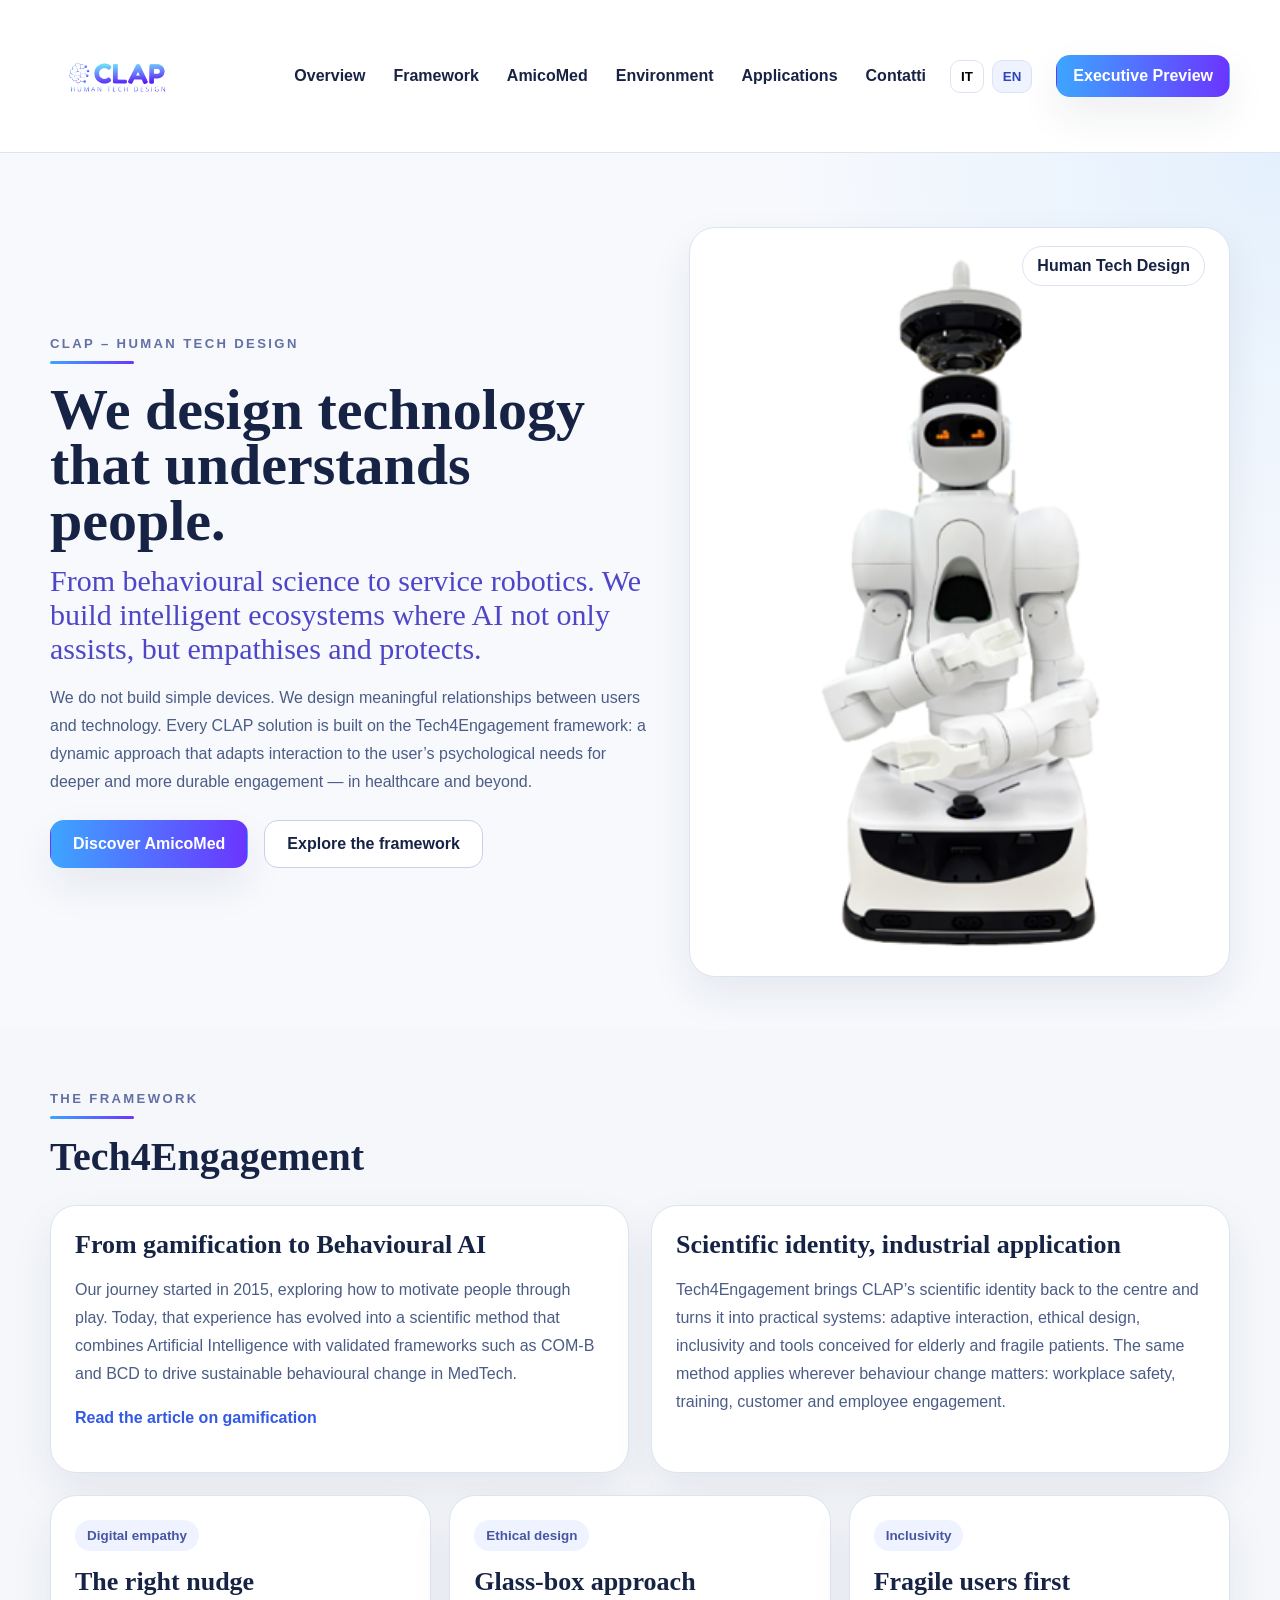
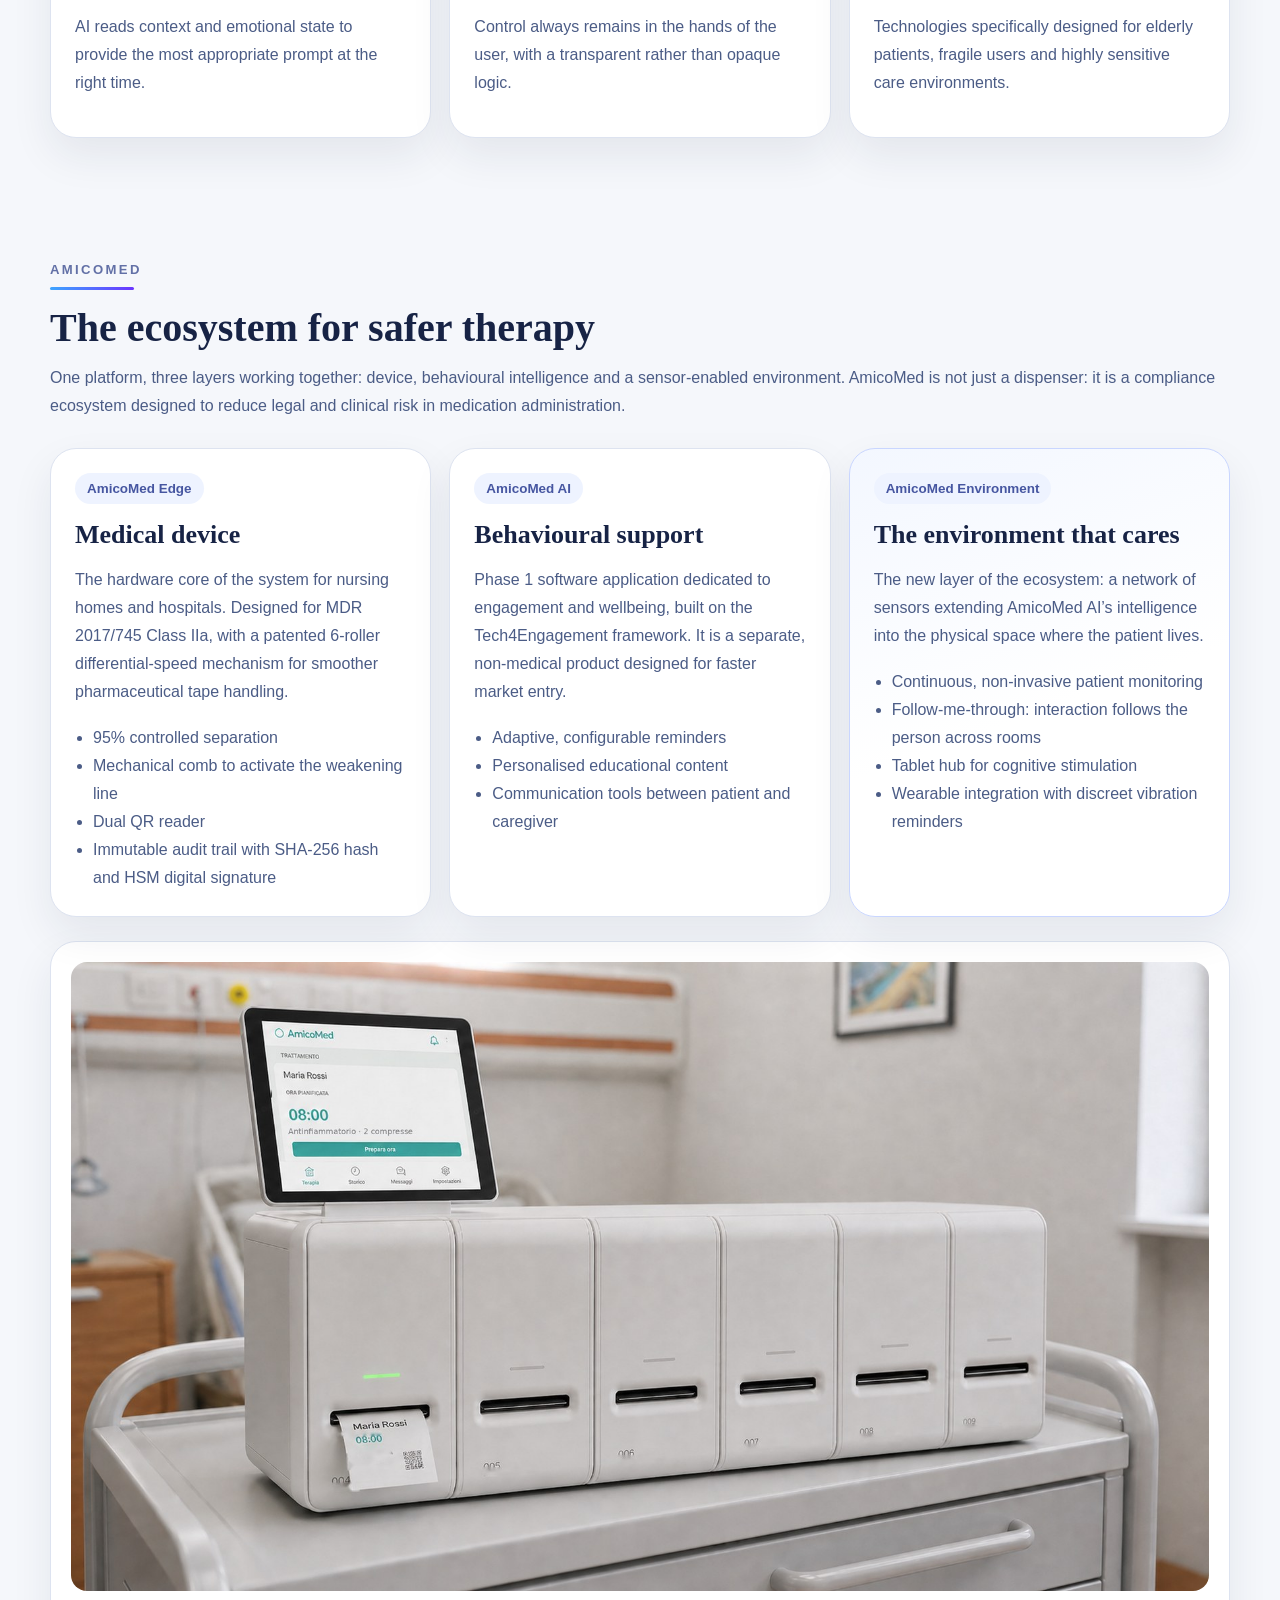
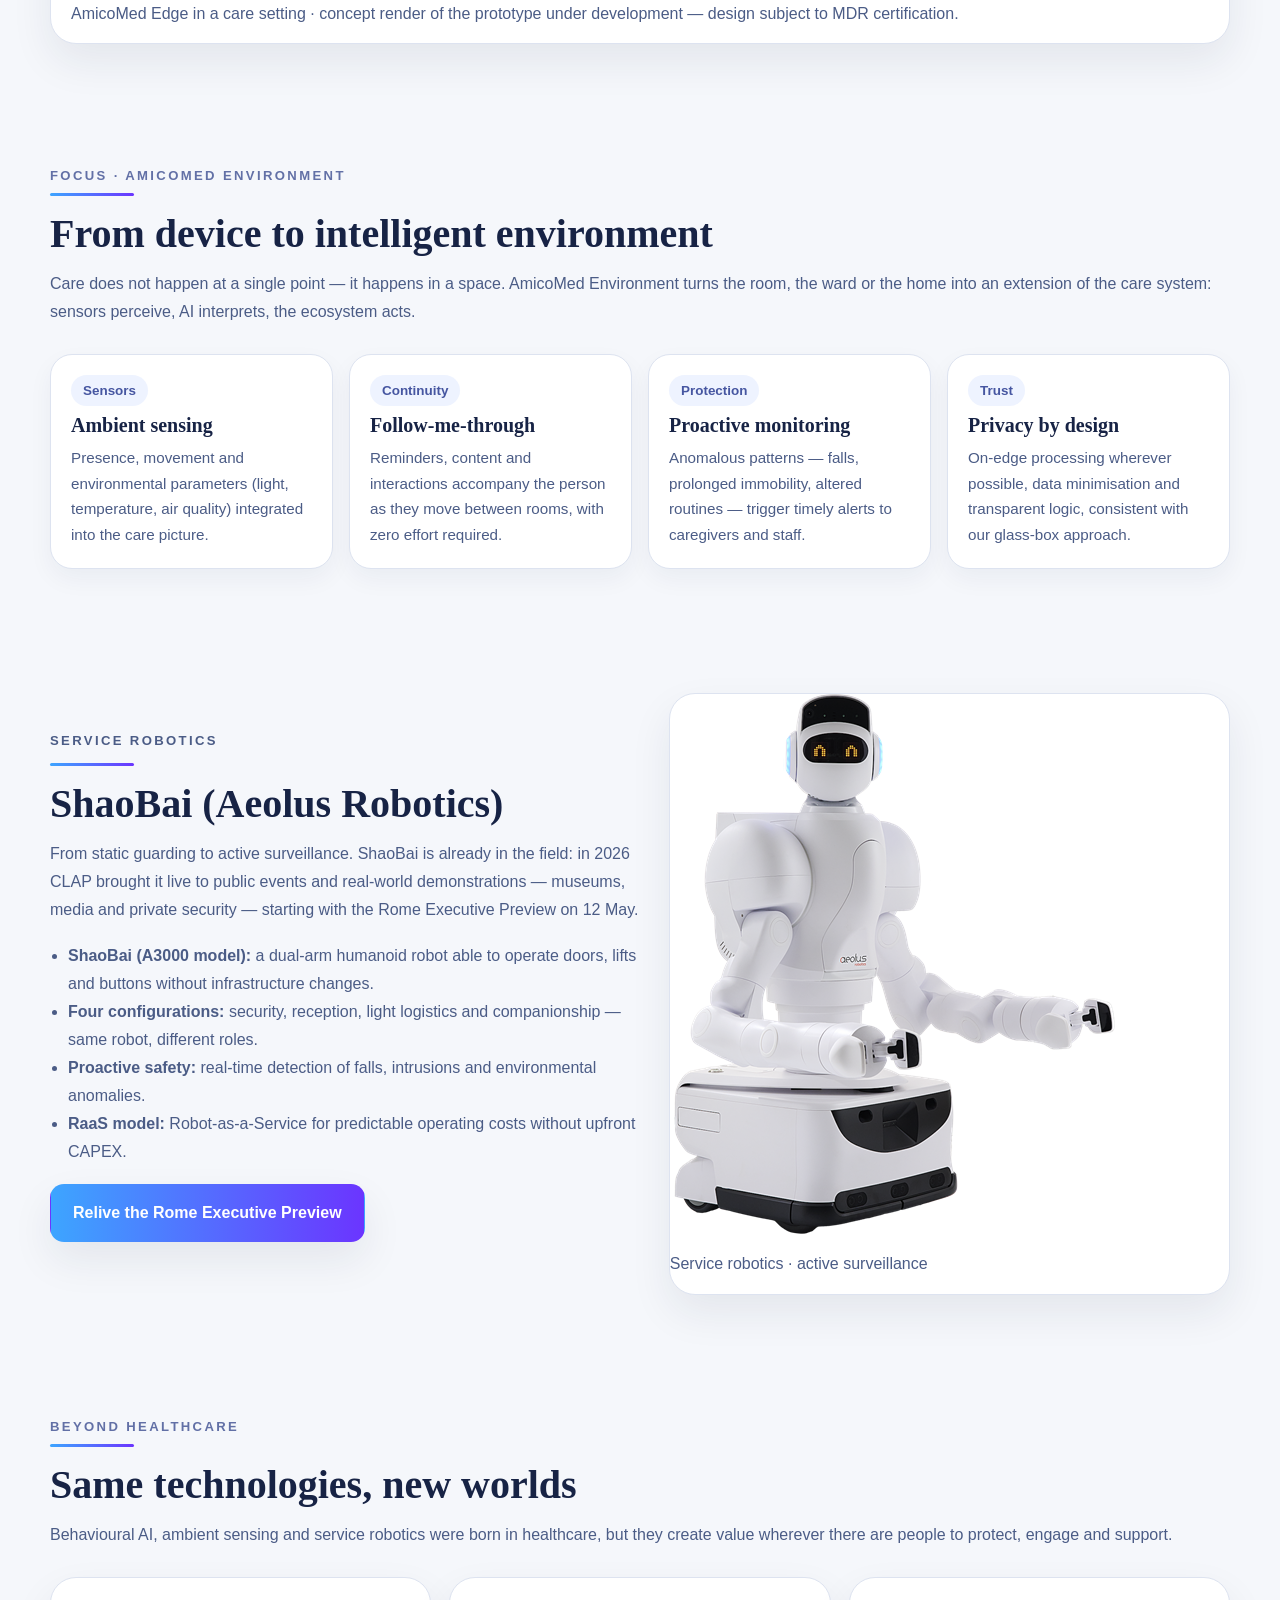
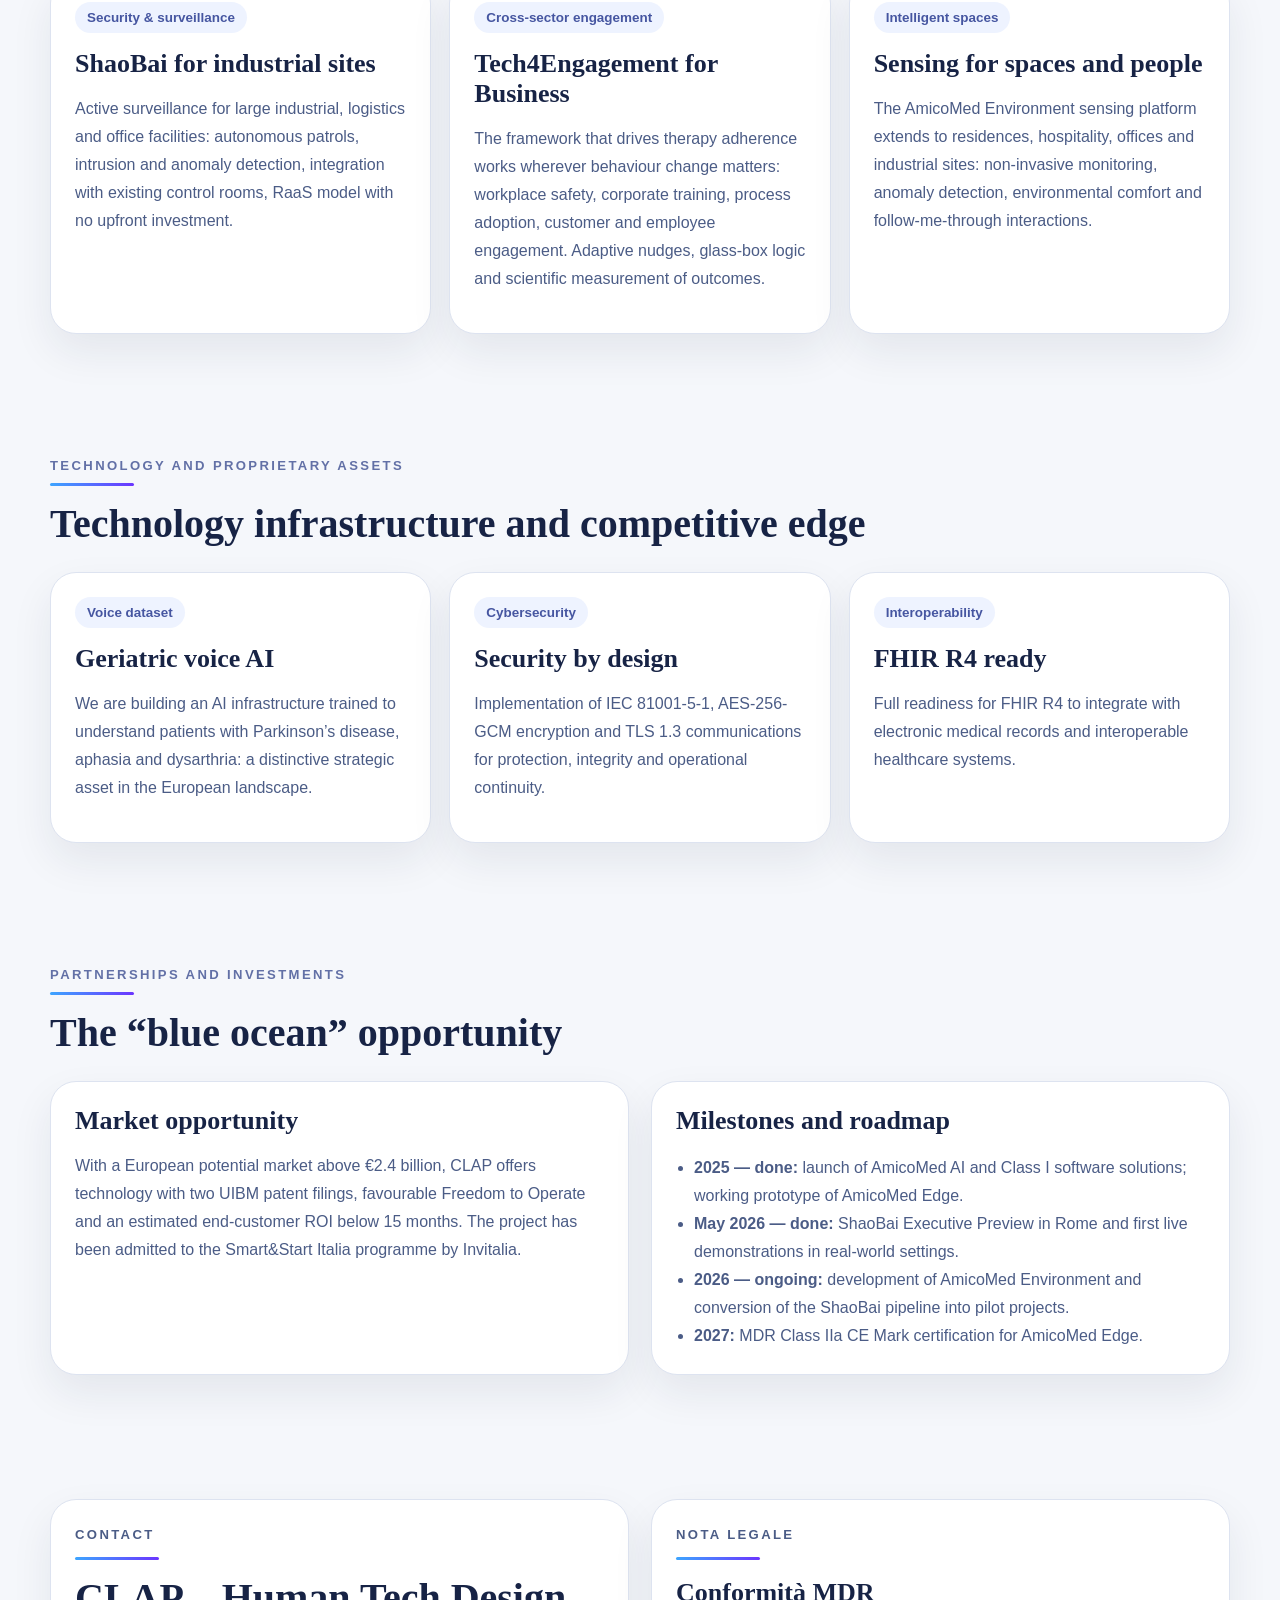
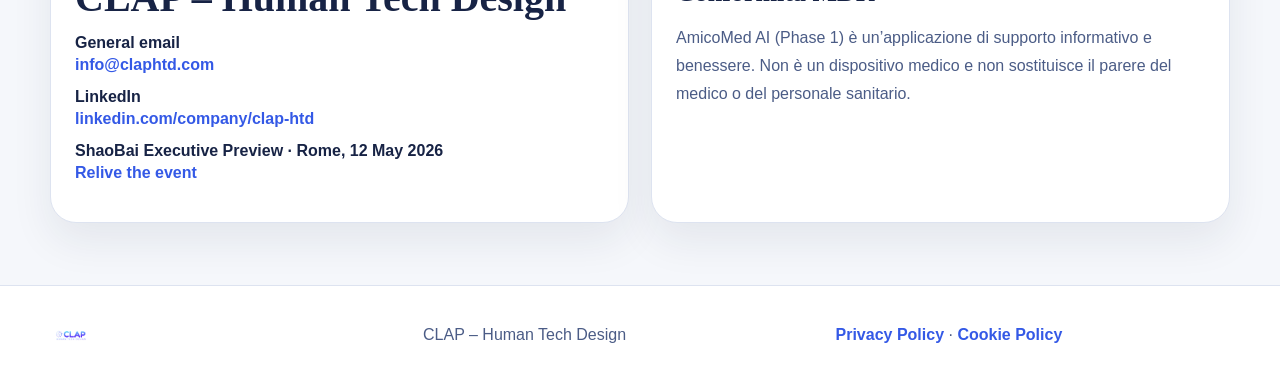
<file: index.html>
<!DOCTYPE html>
<html lang="it">
<head>
  <meta charset="UTF-8">
  <meta name="viewport" content="width=device-width, initial-scale=1.0">
  <title>CLAP – Human Tech Design</title>
  <meta name="description" content="CLAP progetta ecosistemi intelligenti tra behavioral AI, MedTech e robotica di servizio: AmicoMed, AmicoMed Environment, Tech4Engagement e applicazioni oltre l'healthcare.">
  <link rel="canonical" href="https://www.claphtd.com/">
  <link rel="icon" type="image/png" sizes="32x32" href="favicon-32x32.png">
  <link rel="icon" type="image/png" sizes="16x16" href="favicon-16x16.png">
  <link rel="apple-touch-icon" href="apple-touch-icon.png">
  <link rel="stylesheet" href="clap-site.css">
</head>
<body>
<header class="site-header">
  <div class="container header-wrap">
    <a href="index.html" class="brand"><img src="assets/clap-logo.png" alt="CLAP"></a>
    <nav class="main-nav">
      <a href="#overview">Overview</a>
      <a href="#framework">Framework</a>
      <a href="#amicomed">AmicoMed</a>
      <a href="#environment">Environment</a>
      <a href="#applications">Applications</a>
      <a href="#contact">Contatti</a>
    </nav>
    <div class="lang-switch"><button class="lang-btn active" data-setlang="it">IT</button><button class="lang-btn" data-setlang="en">EN</button></div>
    <a href="shaobao-executive-preview.html" class="btn btn-primary btn-small">Executive Preview</a>
    <button class="menu-toggle">☰</button>
  </div>
</header>
<main>
<section class="hero" id="overview">
  <div class="container">
    <div data-lang="it" class="active">
      <div class="hero-grid">
        <div>
          <p class="kicker">CLAP – Human Tech Design</p>
          <h1>Progettiamo la tecnologia che comprende l’umano.</h1>
          <p class="subhead">Dalla scienza del comportamento alla robotica di servizio. Creiamo ecosistemi intelligenti dove l’AI non solo assiste, ma empatizza e protegge.</p>
          <p class="lead">Non costruiamo semplici dispositivi, ma progettiamo relazioni significative tra utenti e tecnologia. Ogni soluzione CLAP è costruita sul framework Tech4Engagement: un approccio dinamico che personalizza l’interazione adattandosi ai bisogni psicologici dell’utente per un coinvolgimento profondo e duraturo — in sanità e oltre.</p>
          <div style="display:flex;gap:16px;flex-wrap:wrap;margin-top:24px"><a class="btn btn-primary" href="#amicomed">Scopri AmicoMed</a><a class="btn btn-secondary" href="#framework">Esplora il framework</a></div>
        </div>
        <div class="hero-card"><img class="hero-image" src="assets/shaobao-front.png" alt="ShaoBai"><div class="hero-badge">Human Tech Design</div></div>
      </div>
    </div>
    <div data-lang="en">
      <div class="hero-grid">
        <div>
          <p class="kicker">CLAP – Human Tech Design</p>
          <h1>We design technology that understands people.</h1>
          <p class="subhead">From behavioural science to service robotics. We build intelligent ecosystems where AI not only assists, but empathises and protects.</p>
          <p class="lead">We do not build simple devices. We design meaningful relationships between users and technology. Every CLAP solution is built on the Tech4Engagement framework: a dynamic approach that adapts interaction to the user’s psychological needs for deeper and more durable engagement — in healthcare and beyond.</p>
          <div style="display:flex;gap:16px;flex-wrap:wrap;margin-top:24px"><a class="btn btn-primary" href="#amicomed">Discover AmicoMed</a><a class="btn btn-secondary" href="#framework">Explore the framework</a></div>
        </div>
        <div class="hero-card"><img class="hero-image" src="assets/shaobao-front.png" alt="ShaoBai"><div class="hero-badge">Human Tech Design</div></div>
      </div>
    </div>
  </div>
</section>

<section class="section" id="framework">
  <div class="container">
    <div data-lang="it" class="active">
      <p class="kicker">Il framework</p>
      <h2>Tech4Engagement</h2>
      <div class="cards-2" style="margin-top:28px">
        <article class="card">
          <h3>Dalla gamification alla Behavioral AI</h3>
          <p>Il nostro viaggio è iniziato nel 2015 esplorando come motivare le persone attraverso il gioco. Oggi, quell’esperienza si è evoluta in un metodo scientifico che unisce l’Intelligenza Artificiale a framework validati come COM-B e BCD per guidare cambiamenti comportamentali sostenibili nel settore MedTech.</p>
          <p><a class="inline-link" href="article-gamification.html">Leggi l’articolo sulla gamification</a></p>
        </article>
        <article class="card">
          <h3>Identità scientifica, applicazione industriale</h3>
          <p>Tech4Engagement recupera l’identità scientifica di CLAP e la trasforma in sistemi concreti: interazioni adattive, design etico, inclusività e strumenti progettati per pazienti geriatrici e fragili. Lo stesso metodo si applica ovunque serva cambiare comportamenti: sicurezza sul lavoro, formazione, engagement di clienti e dipendenti.</p>
        </article>
      </div>
      <div class="grid-3" style="margin-top:22px">
        <article class="card"><span class="tag">Empatia digitale</span><h3 style="margin-top:16px">Il nudge giusto</h3><p>L’AI comprende contesto e stato emotivo per fornire lo stimolo più appropriato nel momento corretto.</p></article>
        <article class="card"><span class="tag">Design etico</span><h3 style="margin-top:16px">Approccio glass box</h3><p>Il controllo resta sempre nelle mani dell’utente, con una logica trasparente e non opaca.</p></article>
        <article class="card"><span class="tag">Inclusività</span><h3 style="margin-top:16px">Utenti fragili al centro</h3><p>Tecnologie progettate specificamente per pazienti geriatrici, utenti fragili e contesti ad alta sensibilità relazionale.</p></article>
      </div>
    </div>
    <div data-lang="en">
      <p class="kicker">The framework</p>
      <h2>Tech4Engagement</h2>
      <div class="cards-2" style="margin-top:28px">
        <article class="card">
          <h3>From gamification to Behavioural AI</h3>
          <p>Our journey started in 2015, exploring how to motivate people through play. Today, that experience has evolved into a scientific method that combines Artificial Intelligence with validated frameworks such as COM-B and BCD to drive sustainable behavioural change in MedTech.</p>
          <p><a class="inline-link" href="article-gamification.html">Read the article on gamification</a></p>
        </article>
        <article class="card">
          <h3>Scientific identity, industrial application</h3>
          <p>Tech4Engagement brings CLAP’s scientific identity back to the centre and turns it into practical systems: adaptive interaction, ethical design, inclusivity and tools conceived for elderly and fragile patients. The same method applies wherever behaviour change matters: workplace safety, training, customer and employee engagement.</p>
        </article>
      </div>
      <div class="grid-3" style="margin-top:22px">
        <article class="card"><span class="tag">Digital empathy</span><h3 style="margin-top:16px">The right nudge</h3><p>AI reads context and emotional state to provide the most appropriate prompt at the right time.</p></article>
        <article class="card"><span class="tag">Ethical design</span><h3 style="margin-top:16px">Glass-box approach</h3><p>Control always remains in the hands of the user, with a transparent rather than opaque logic.</p></article>
        <article class="card"><span class="tag">Inclusivity</span><h3 style="margin-top:16px">Fragile users first</h3><p>Technologies specifically designed for elderly patients, fragile users and highly sensitive care environments.</p></article>
      </div>
    </div>
  </div>
</section>

<section class="section" id="amicomed">
  <div class="container">
    <div data-lang="it" class="active">
      <p class="kicker">AmicoMed</p>
      <h2>L’ecosistema per la terapia sicura</h2>
      <p class="lead">Una piattaforma, tre livelli che lavorano insieme: dispositivo, intelligenza comportamentale e ambiente sensorizzato. AmicoMed non è solo un dispenser: è un ecosistema di conformità progettato per ridurre rischio legale e rischio clinico nella somministrazione dei farmaci.</p>
      <div class="grid-3" style="margin-top:28px">
        <article class="card">
          <span class="tag">AmicoMed Edge</span>
          <h3 style="margin-top:16px">Dispositivo medico</h3>
          <p>Il cuore hardware del sistema, destinato a RSA e ospedali. Progettato per la Classe IIa MDR 2017/745, con meccanica brevettata a 6 rulli e velocità differenziale per una gestione fluida del nastro farmaceutico.</p>
          <ul class="list-clean"><li>Separazione controllata al 95%</li><li>Pettine meccanico per attivare la linea di indebolimento</li><li>Doppio lettore QR</li><li>Audit trail immutabile con hash SHA-256 e firma digitale HSM</li></ul>
        </article>
        <article class="card">
          <span class="tag">AmicoMed AI</span>
          <h3 style="margin-top:16px">Supporto comportamentale</h3>
          <p>Applicazione software Phase 1 dedicata a engagement e benessere, costruita sul framework Tech4Engagement. È un prodotto separato, non medicale, pensato per un rilascio rapido sul mercato.</p>
          <ul class="list-clean"><li>Promemoria adattivi e configurabili</li><li>Contenuti educativi personalizzati</li><li>Strumenti di comunicazione tra paziente e caregiver</li></ul>
        </article>
        <article class="card card-featured">
          <span class="tag">AmicoMed Environment</span>
          <h3 style="margin-top:16px">L’ambiente che si prende cura</h3>
          <p>Il nuovo livello dell’ecosistema: una rete di sensori che estende l’intelligenza di AmicoMed AI allo spazio fisico in cui il paziente vive.</p>
          <ul class="list-clean"><li>Monitoraggio continuo e non invasivo del paziente</li><li>Follow-me-through: l’interazione segue la persona tra gli ambienti</li><li>Tablet hub per stimolazione cognitiva</li><li>Wearable integration con promemoria discreti via vibrazione</li></ul>
        </article>
      </div>
      <div class="venue-panel" style="margin-top:24px;padding:20px">
        <img src="assets/amicomed-edge-render.jpg" alt="AmicoMed Edge – concept render del dispositivo" style="border-radius:16px;width:100%">
        <p class="note" style="margin:14px 0 0">AmicoMed Edge in contesto assistenziale · concept render del prototipo in sviluppo — design soggetto a certificazione MDR.</p>
      </div>
    </div>
    <div data-lang="en">
      <p class="kicker">AmicoMed</p>
      <h2>The ecosystem for safer therapy</h2>
      <p class="lead">One platform, three layers working together: device, behavioural intelligence and a sensor-enabled environment. AmicoMed is not just a dispenser: it is a compliance ecosystem designed to reduce legal and clinical risk in medication administration.</p>
      <div class="grid-3" style="margin-top:28px">
        <article class="card">
          <span class="tag">AmicoMed Edge</span>
          <h3 style="margin-top:16px">Medical device</h3>
          <p>The hardware core of the system for nursing homes and hospitals. Designed for MDR 2017/745 Class IIa, with a patented 6-roller differential-speed mechanism for smoother pharmaceutical tape handling.</p>
          <ul class="list-clean"><li>95% controlled separation</li><li>Mechanical comb to activate the weakening line</li><li>Dual QR reader</li><li>Immutable audit trail with SHA-256 hash and HSM digital signature</li></ul>
        </article>
        <article class="card">
          <span class="tag">AmicoMed AI</span>
          <h3 style="margin-top:16px">Behavioural support</h3>
          <p>Phase 1 software application dedicated to engagement and wellbeing, built on the Tech4Engagement framework. It is a separate, non-medical product designed for faster market entry.</p>
          <ul class="list-clean"><li>Adaptive, configurable reminders</li><li>Personalised educational content</li><li>Communication tools between patient and caregiver</li></ul>
        </article>
        <article class="card card-featured">
          <span class="tag">AmicoMed Environment</span>
          <h3 style="margin-top:16px">The environment that cares</h3>
          <p>The new layer of the ecosystem: a network of sensors extending AmicoMed AI’s intelligence into the physical space where the patient lives.</p>
          <ul class="list-clean"><li>Continuous, non-invasive patient monitoring</li><li>Follow-me-through: interaction follows the person across rooms</li><li>Tablet hub for cognitive stimulation</li><li>Wearable integration with discreet vibration reminders</li></ul>
        </article>
      </div>
      <div class="venue-panel" style="margin-top:24px;padding:20px">
        <img src="assets/amicomed-edge-render.jpg" alt="AmicoMed Edge – device concept render" style="border-radius:16px;width:100%">
        <p class="note" style="margin:14px 0 0">AmicoMed Edge in a care setting · concept render of the prototype under development — design subject to MDR certification.</p>
      </div>
    </div>
  </div>
</section>

<section class="section" id="environment">
  <div class="container">
    <div data-lang="it" class="active">
      <p class="kicker">Focus · AmicoMed Environment</p>
      <h2>Dal dispositivo all’ambiente intelligente</h2>
      <p class="lead">La cura non avviene in un punto, ma in uno spazio. AmicoMed Environment trasforma la stanza, il reparto o l’abitazione in un’estensione del sistema di cura: i sensori percepiscono, l’AI interpreta, l’ecosistema agisce.</p>
      <div class="env-grid">
        <article class="env-card"><span class="tag">Sensori</span><h3>Sensoristica ambientale</h3><p>Presenza, movimento e parametri dell’ambiente (luce, temperatura, qualità dell’aria) integrati nel quadro clinico-assistenziale.</p></article>
        <article class="env-card"><span class="tag">Continuità</span><h3>Follow-me-through</h3><p>Promemoria, contenuti e interazioni accompagnano la persona mentre si sposta tra gli ambienti, senza richiederle alcuno sforzo.</p></article>
        <article class="env-card"><span class="tag">Protezione</span><h3>Monitoraggio proattivo</h3><p>Pattern anomali — cadute, immobilità prolungata, routine alterate — generano segnalazioni tempestive a caregiver e operatori.</p></article>
        <article class="env-card"><span class="tag">Fiducia</span><h3>Privacy by design</h3><p>Elaborazione il più possibile on-edge, dati minimizzati e logica trasparente, in coerenza con l’approccio glass box.</p></article>
      </div>
    </div>
    <div data-lang="en">
      <p class="kicker">Focus · AmicoMed Environment</p>
      <h2>From device to intelligent environment</h2>
      <p class="lead">Care does not happen at a single point — it happens in a space. AmicoMed Environment turns the room, the ward or the home into an extension of the care system: sensors perceive, AI interprets, the ecosystem acts.</p>
      <div class="env-grid">
        <article class="env-card"><span class="tag">Sensors</span><h3>Ambient sensing</h3><p>Presence, movement and environmental parameters (light, temperature, air quality) integrated into the care picture.</p></article>
        <article class="env-card"><span class="tag">Continuity</span><h3>Follow-me-through</h3><p>Reminders, content and interactions accompany the person as they move between rooms, with zero effort required.</p></article>
        <article class="env-card"><span class="tag">Protection</span><h3>Proactive monitoring</h3><p>Anomalous patterns — falls, prolonged immobility, altered routines — trigger timely alerts to caregivers and staff.</p></article>
        <article class="env-card"><span class="tag">Trust</span><h3>Privacy by design</h3><p>On-edge processing wherever possible, data minimisation and transparent logic, consistent with our glass-box approach.</p></article>
      </div>
    </div>
  </div>
</section>

<section class="section" id="robotics">
  <div class="container split">
    <div data-lang="it" class="active">
      <p class="kicker">Robotica di servizio</p>
      <h2>ShaoBai (Aeolus Robotics)</h2>
      <p class="lead">Dalla vigilanza statica alla sorveglianza attiva. ShaoBai è già in campo: nel 2026 CLAP lo ha portato dal vivo in eventi pubblici e dimostrazioni in contesti reali — musei, media e vigilanza privata — a partire dall’Executive Preview di Roma del 12 maggio.</p>
      <ul class="list-clean"><li><strong>ShaoBai (modello A3000):</strong> robot umanoide dual-arm in grado di operare porte, ascensori e pulsanti senza modifiche infrastrutturali.</li><li><strong>Quattro configurazioni:</strong> sicurezza, accoglienza, logistica leggera e compagnia — lo stesso robot, ruoli diversi.</li><li><strong>Sicurezza proattiva:</strong> rilevamento in tempo reale di cadute, intrusioni e anomalie ambientali.</li><li><strong>Modello RaaS:</strong> Robot-as-a-Service per un costo operativo prevedibile senza CAPEX iniziale.</li></ul>
      <p style="margin-top:18px"><a class="btn btn-primary" href="shaobao-executive-preview.html">Rivivi l’Executive Preview di Roma</a></p>
    </div>
    <div data-lang="en">
      <p class="kicker">Service robotics</p>
      <h2>ShaoBai (Aeolus Robotics)</h2>
      <p class="lead">From static guarding to active surveillance. ShaoBai is already in the field: in 2026 CLAP brought it live to public events and real-world demonstrations — museums, media and private security — starting with the Rome Executive Preview on 12 May.</p>
      <ul class="list-clean"><li><strong>ShaoBai (A3000 model):</strong> a dual-arm humanoid robot able to operate doors, lifts and buttons without infrastructure changes.</li><li><strong>Four configurations:</strong> security, reception, light logistics and companionship — same robot, different roles.</li><li><strong>Proactive safety:</strong> real-time detection of falls, intrusions and environmental anomalies.</li><li><strong>RaaS model:</strong> Robot-as-a-Service for predictable operating costs without upfront CAPEX.</li></ul>
      <p style="margin-top:18px"><a class="btn btn-primary" href="shaobao-executive-preview.html">Relive the Rome Executive Preview</a></p>
    </div>
    <div class="venue-panel"><img src="assets/shaobao-hero.png" alt="ShaoBai"><p class="note">Service robotics · active surveillance</p></div>
  </div>
</section>

<section class="section" id="applications">
  <div class="container">
    <div data-lang="it" class="active">
      <p class="kicker">Oltre l’healthcare</p>
      <h2>Le stesse tecnologie, nuovi mondi</h2>
      <p class="lead">Behavioral AI, sensoristica ambientale e robotica di servizio nascono in sanità, ma creano valore ovunque ci siano persone da proteggere, coinvolgere e accompagnare.</p>
      <div class="grid-3" style="margin-top:28px">
        <article class="card"><span class="tag">Sicurezza & sorveglianza</span><h3 style="margin-top:16px">ShaoBai per siti industriali</h3><p>Sorveglianza attiva per grandi strutture industriali, logistiche e direzionali: ronde autonome, rilevamento intrusioni e anomalie, integrazione con le control room esistenti, modello RaaS senza investimento iniziale.</p></article>
        <article class="card"><span class="tag">Engagement cross-settore</span><h3 style="margin-top:16px">Tech4Engagement for Business</h3><p>Il framework che guida l’aderenza terapeutica funziona ovunque serva cambiare comportamenti: sicurezza sul lavoro, formazione aziendale, adozione di nuovi processi, engagement di clienti e dipendenti. Nudge adattivi, logica glass box e misurazione scientifica dei risultati.</p></article>
        <article class="card"><span class="tag">Ambienti intelligenti</span><h3 style="margin-top:16px">Sensing per spazi e persone</h3><p>La piattaforma di sensoristica di AmicoMed Environment si applica a residenze, hospitality, uffici e siti industriali: monitoraggio non invasivo, rilevamento anomalie, comfort ambientale e interazioni follow-me-through.</p></article>
      </div>
    </div>
    <div data-lang="en">
      <p class="kicker">Beyond healthcare</p>
      <h2>Same technologies, new worlds</h2>
      <p class="lead">Behavioural AI, ambient sensing and service robotics were born in healthcare, but they create value wherever there are people to protect, engage and support.</p>
      <div class="grid-3" style="margin-top:28px">
        <article class="card"><span class="tag">Security & surveillance</span><h3 style="margin-top:16px">ShaoBai for industrial sites</h3><p>Active surveillance for large industrial, logistics and office facilities: autonomous patrols, intrusion and anomaly detection, integration with existing control rooms, RaaS model with no upfront investment.</p></article>
        <article class="card"><span class="tag">Cross-sector engagement</span><h3 style="margin-top:16px">Tech4Engagement for Business</h3><p>The framework that drives therapy adherence works wherever behaviour change matters: workplace safety, corporate training, process adoption, customer and employee engagement. Adaptive nudges, glass-box logic and scientific measurement of outcomes.</p></article>
        <article class="card"><span class="tag">Intelligent spaces</span><h3 style="margin-top:16px">Sensing for spaces and people</h3><p>The AmicoMed Environment sensing platform extends to residences, hospitality, offices and industrial sites: non-invasive monitoring, anomaly detection, environmental comfort and follow-me-through interactions.</p></article>
      </div>
    </div>
  </div>
</section>

<section class="section" id="technology">
  <div class="container">
    <div data-lang="it" class="active">
      <p class="kicker">Tecnologia e asset proprietari</p>
      <h2>Infrastruttura tecnologica e vantaggio competitivo</h2>
      <div class="grid-3" style="margin-top:28px">
        <article class="card"><span class="tag">Dataset vocale</span><h3 style="margin-top:16px">Geriatric voice AI</h3><p>Stiamo costruendo una infrastruttura AI addestrata per comprendere pazienti con Parkinson, afasia e disartria: un asset strategico distintivo nel panorama europeo.</p></article>
        <article class="card"><span class="tag">Cybersecurity</span><h3 style="margin-top:16px">Security by design</h3><p>Implementazione dello standard IEC 81001-5-1, cifratura AES-256-GCM e comunicazioni TLS 1.3 per protezione, integrità e continuità operativa.</p></article>
        <article class="card"><span class="tag">Interoperabilità</span><h3 style="margin-top:16px">FHIR R4 ready</h3><p>Piena predisposizione per lo standard FHIR R4 per l’integrazione con cartelle cliniche elettroniche e sistemi sanitari interoperabili.</p></article>
      </div>
    </div>
    <div data-lang="en">
      <p class="kicker">Technology and proprietary assets</p>
      <h2>Technology infrastructure and competitive edge</h2>
      <div class="grid-3" style="margin-top:28px">
        <article class="card"><span class="tag">Voice dataset</span><h3 style="margin-top:16px">Geriatric voice AI</h3><p>We are building an AI infrastructure trained to understand patients with Parkinson’s disease, aphasia and dysarthria: a distinctive strategic asset in the European landscape.</p></article>
        <article class="card"><span class="tag">Cybersecurity</span><h3 style="margin-top:16px">Security by design</h3><p>Implementation of IEC 81001-5-1, AES-256-GCM encryption and TLS 1.3 communications for protection, integrity and operational continuity.</p></article>
        <article class="card"><span class="tag">Interoperability</span><h3 style="margin-top:16px">FHIR R4 ready</h3><p>Full readiness for FHIR R4 to integrate with electronic medical records and interoperable healthcare systems.</p></article>
      </div>
    </div>
  </div>
</section>

<section class="section" id="partnerships">
  <div class="container">
    <div data-lang="it" class="active">
      <p class="kicker">Partnership e investimenti</p>
      <h2>L’opportunità “oceano blu”</h2>
      <div class="cards-2" style="margin-top:28px">
        <article class="card"><h3>Opportunità di mercato</h3><p>Con un mercato potenziale europeo superiore a 2,4 miliardi di euro, CLAP propone una tecnologia con due depositi brevettuali UIBM, Freedom to Operate favorevole e un ROI per il cliente finale stimato in meno di 15 mesi. Il progetto è ammesso all’agevolazione Smart&amp;Start Italia di Invitalia.</p></article>
        <article class="card"><h3>Traguardi e roadmap</h3><ul class="list-clean"><li><strong>2025 — fatto:</strong> lancio AmicoMed AI e soluzioni software Classe I; prototipo funzionante di AmicoMed Edge.</li><li><strong>Maggio 2026 — fatto:</strong> Executive Preview ShaoBai a Roma e prime dimostrazioni dal vivo in contesti reali.</li><li><strong>2026 — in corso:</strong> sviluppo AmicoMed Environment e conversione della pipeline ShaoBai in progetti pilota.</li><li><strong>2027:</strong> certificazione CE Mark MDR Classe IIa per AmicoMed Edge.</li></ul></article>
      </div>
    </div>
    <div data-lang="en">
      <p class="kicker">Partnerships and investments</p>
      <h2>The “blue ocean” opportunity</h2>
      <div class="cards-2" style="margin-top:28px">
        <article class="card"><h3>Market opportunity</h3><p>With a European potential market above €2.4 billion, CLAP offers technology with two UIBM patent filings, favourable Freedom to Operate and an estimated end-customer ROI below 15 months. The project has been admitted to the Smart&amp;Start Italia programme by Invitalia.</p></article>
        <article class="card"><h3>Milestones and roadmap</h3><ul class="list-clean"><li><strong>2025 — done:</strong> launch of AmicoMed AI and Class I software solutions; working prototype of AmicoMed Edge.</li><li><strong>May 2026 — done:</strong> ShaoBai Executive Preview in Rome and first live demonstrations in real-world settings.</li><li><strong>2026 — ongoing:</strong> development of AmicoMed Environment and conversion of the ShaoBai pipeline into pilot projects.</li><li><strong>2027:</strong> MDR Class IIa CE Mark certification for AmicoMed Edge.</li></ul></article>
      </div>
    </div>
  </div>
</section>

<section class="section" id="contact">
  <div class="container cards-2">
    <div data-lang="it" class="active"><article class="card"><p class="kicker">Contatti</p><h2>CLAP – Human Tech Design</h2><ul class="contact-list"><li><strong>Email generale</strong><a class="inline-link" href="mailto:info@claphtd.com">info@claphtd.com</a></li><li><strong>LinkedIn</strong><a class="inline-link" href="https://www.linkedin.com/company/clap-htd" target="_blank" rel="noopener">linkedin.com/company/clap-htd</a></li><li><strong>Executive Preview ShaoBai · Roma, 12 maggio 2026</strong><a class="inline-link" href="shaobao-executive-preview.html">Rivivi l’evento</a></li></ul></article></div>
    <div data-lang="en"><article class="card"><p class="kicker">Contact</p><h2>CLAP – Human Tech Design</h2><ul class="contact-list"><li><strong>General email</strong><a class="inline-link" href="mailto:info@claphtd.com">info@claphtd.com</a></li><li><strong>LinkedIn</strong><a class="inline-link" href="https://www.linkedin.com/company/clap-htd" target="_blank" rel="noopener">linkedin.com/company/clap-htd</a></li><li><strong>ShaoBai Executive Preview · Rome, 12 May 2026</strong><a class="inline-link" href="shaobao-executive-preview.html">Relive the event</a></li></ul></article></div>
    <article class="card"><p class="kicker">Nota legale</p><h3>Conformità MDR</h3><p>AmicoMed AI (Phase 1) è un’applicazione di supporto informativo e benessere. Non è un dispositivo medico e non sostituisce il parere del medico o del personale sanitario.</p></article>
  </div>
</section>
</main>
<footer class="footer"><div class="container footer-grid"><img class="footer-logo" src="assets/clap-logo.png" alt="CLAP"><div class="small">CLAP – Human Tech Design</div><div class="small"><a class="inline-link" href="privacy.html">Privacy Policy</a> · <a class="inline-link" href="cookie.html">Cookie Policy</a></div></div></footer>
<script src="clap-site.js"></script>
</body>
</html>
</file>
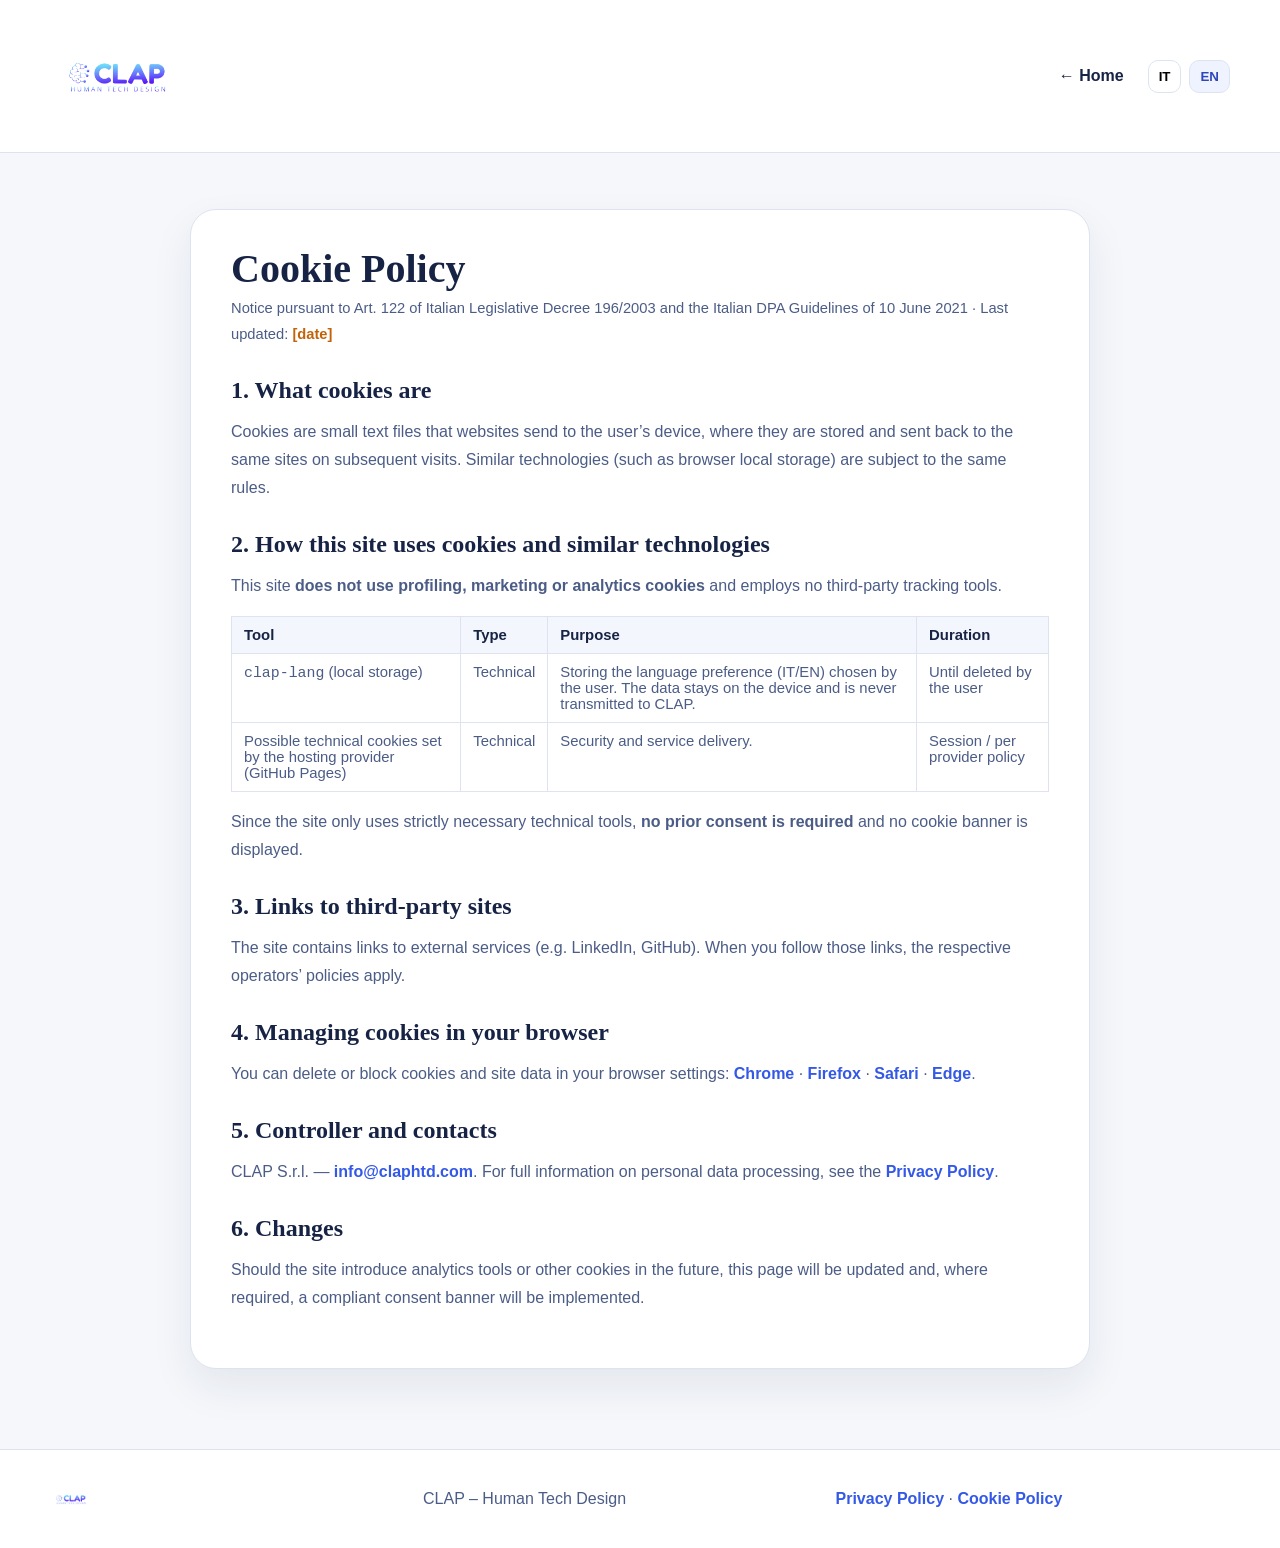
<file: cookie.html>
<!DOCTYPE html>
<html lang="it">
<head>
  <meta charset="UTF-8">
  <meta name="viewport" content="width=device-width, initial-scale=1.0">
  <title>Cookie Policy | CLAP – Human Tech Design</title>
  <meta name="robots" content="noindex">
  <link rel="icon" type="image/png" sizes="32x32" href="favicon-32x32.png">
  <link rel="stylesheet" href="clap-site.css">
</head>
<body>
<header class="site-header">
  <div class="container header-wrap">
    <a href="index.html" class="brand"><img src="assets/clap-logo.png" alt="CLAP"></a>
    <nav class="main-nav"><a href="index.html">← Home</a></nav>
    <div class="lang-switch"><button class="lang-btn active" data-setlang="it">IT</button><button class="lang-btn" data-setlang="en">EN</button></div>
  </div>
</header>
<main class="legal-main">
  <div class="container">

    <div data-lang="it" class="active">
      <div class="legal-card">
        <h1>Cookie Policy</h1>
        <p class="updated">Informativa ai sensi dell’art. 122 del D.Lgs. 196/2003 e delle Linee Guida del Garante del 10 giugno 2021 · Ultimo aggiornamento: <span class="placeholder">[data]</span></p>

        <h2>1. Cosa sono i cookie</h2>
        <p>I cookie sono piccoli file di testo che i siti visitati inviano al dispositivo dell’utente, dove vengono memorizzati per essere ritrasmessi agli stessi siti alla visita successiva. Tecnologie assimilabili (come il local storage del browser) sono soggette alle medesime regole.</p>

        <h2>2. Come questo sito utilizza cookie e tecnologie simili</h2>
        <p>Questo sito <strong>non utilizza cookie di profilazione, di marketing o di analytics</strong> e non impiega strumenti di tracciamento di terze parti.</p>
        <table>
          <tr><th>Strumento</th><th>Tipo</th><th>Finalità</th><th>Durata</th></tr>
          <tr>
            <td><code>clap-lang</code> (local storage)</td>
            <td>Tecnico</td>
            <td>Memorizzare la preferenza di lingua (IT/EN) scelta dall’utente. Il dato resta sul dispositivo e non è trasmesso a CLAP.</td>
            <td>Fino a cancellazione da parte dell’utente</td>
          </tr>
          <tr>
            <td>Eventuali cookie tecnici del provider di hosting (GitHub Pages)</td>
            <td>Tecnico</td>
            <td>Sicurezza ed erogazione del servizio.</td>
            <td>Sessione / secondo policy del provider</td>
          </tr>
        </table>
        <p>Poiché il sito utilizza esclusivamente strumenti tecnici strettamente necessari, <strong>non è richiesto il consenso preventivo</strong> e non è presente un banner cookie.</p>

        <h2>3. Collegamenti a siti di terzi</h2>
        <p>Il sito contiene collegamenti verso servizi esterni (es. LinkedIn, GitHub). Quando segui tali collegamenti, si applicano le informative dei rispettivi gestori.</p>

        <h2>4. Come gestire i cookie dal browser</h2>
        <p>Puoi eliminare o bloccare cookie e dati dei siti dalle impostazioni del tuo browser:
          <a class="inline-link" href="https://support.google.com/chrome/answer/95647" target="_blank" rel="noopener">Chrome</a> ·
          <a class="inline-link" href="https://support.mozilla.org/it/kb/protezione-antitracciamento-avanzata-firefox-desktop" target="_blank" rel="noopener">Firefox</a> ·
          <a class="inline-link" href="https://support.apple.com/it-it/guide/safari/sfri11471/mac" target="_blank" rel="noopener">Safari</a> ·
          <a class="inline-link" href="https://support.microsoft.com/it-it/microsoft-edge" target="_blank" rel="noopener">Edge</a>.
        </p>

        <h2>5. Titolare e contatti</h2>
        <p>CLAP S.r.l. — <a class="inline-link" href="mailto:info@claphtd.com">info@claphtd.com</a>. Per ogni informazione sul trattamento dei dati personali consulta la <a class="inline-link" href="privacy.html">Privacy Policy</a>.</p>

        <h2>6. Modifiche</h2>
        <p>Se in futuro il sito dovesse introdurre strumenti di analytics o altri cookie, questa pagina sarà aggiornata e, ove necessario, sarà implementato un banner di consenso conforme.</p>
      </div>
    </div>

    <div data-lang="en">
      <div class="legal-card">
        <h1>Cookie Policy</h1>
        <p class="updated">Notice pursuant to Art. 122 of Italian Legislative Decree 196/2003 and the Italian DPA Guidelines of 10 June 2021 · Last updated: <span class="placeholder">[date]</span></p>

        <h2>1. What cookies are</h2>
        <p>Cookies are small text files that websites send to the user’s device, where they are stored and sent back to the same sites on subsequent visits. Similar technologies (such as browser local storage) are subject to the same rules.</p>

        <h2>2. How this site uses cookies and similar technologies</h2>
        <p>This site <strong>does not use profiling, marketing or analytics cookies</strong> and employs no third-party tracking tools.</p>
        <table>
          <tr><th>Tool</th><th>Type</th><th>Purpose</th><th>Duration</th></tr>
          <tr>
            <td><code>clap-lang</code> (local storage)</td>
            <td>Technical</td>
            <td>Storing the language preference (IT/EN) chosen by the user. The data stays on the device and is never transmitted to CLAP.</td>
            <td>Until deleted by the user</td>
          </tr>
          <tr>
            <td>Possible technical cookies set by the hosting provider (GitHub Pages)</td>
            <td>Technical</td>
            <td>Security and service delivery.</td>
            <td>Session / per provider policy</td>
          </tr>
        </table>
        <p>Since the site only uses strictly necessary technical tools, <strong>no prior consent is required</strong> and no cookie banner is displayed.</p>

        <h2>3. Links to third-party sites</h2>
        <p>The site contains links to external services (e.g. LinkedIn, GitHub). When you follow those links, the respective operators’ policies apply.</p>

        <h2>4. Managing cookies in your browser</h2>
        <p>You can delete or block cookies and site data in your browser settings:
          <a class="inline-link" href="https://support.google.com/chrome/answer/95647" target="_blank" rel="noopener">Chrome</a> ·
          <a class="inline-link" href="https://support.mozilla.org/en-US/kb/enhanced-tracking-protection-firefox-desktop" target="_blank" rel="noopener">Firefox</a> ·
          <a class="inline-link" href="https://support.apple.com/guide/safari/sfri11471/mac" target="_blank" rel="noopener">Safari</a> ·
          <a class="inline-link" href="https://support.microsoft.com/en-us/microsoft-edge" target="_blank" rel="noopener">Edge</a>.
        </p>

        <h2>5. Controller and contacts</h2>
        <p>CLAP S.r.l. — <a class="inline-link" href="mailto:info@claphtd.com">info@claphtd.com</a>. For full information on personal data processing, see the <a class="inline-link" href="privacy.html">Privacy Policy</a>.</p>

        <h2>6. Changes</h2>
        <p>Should the site introduce analytics tools or other cookies in the future, this page will be updated and, where required, a compliant consent banner will be implemented.</p>
      </div>
    </div>

  </div>
</main>
<footer class="footer"><div class="container footer-grid"><img class="footer-logo" src="assets/clap-logo.png" alt="CLAP"><div class="small">CLAP – Human Tech Design</div><div class="small"><a class="inline-link" href="privacy.html">Privacy Policy</a> · <a class="inline-link" href="cookie.html">Cookie Policy</a></div></div></footer>
<script src="clap-site.js"></script>
</body>
</html>
</file>
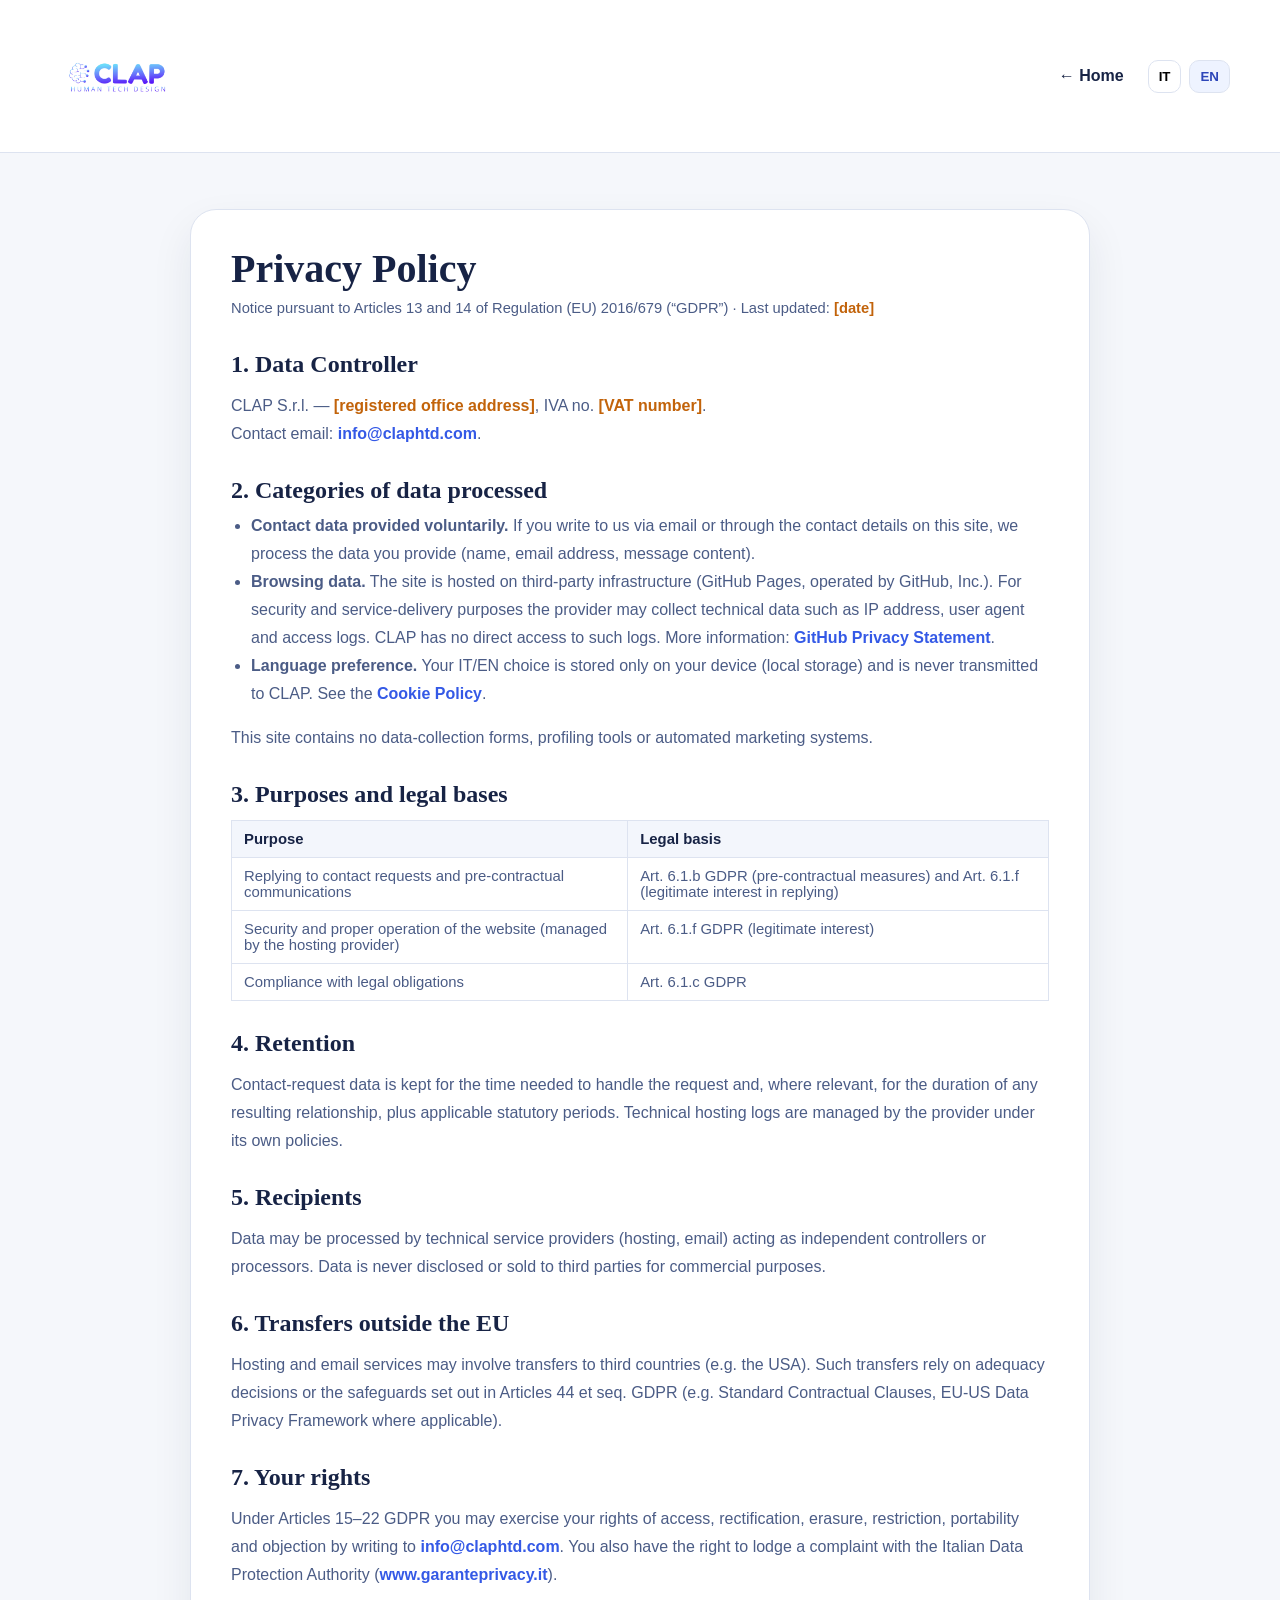
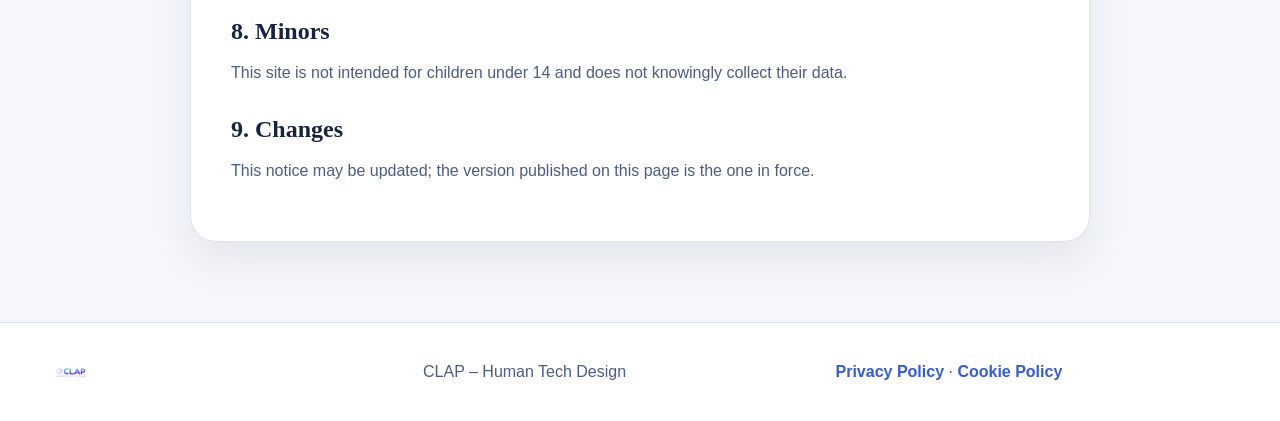
<file: privacy.html>
<!DOCTYPE html>
<html lang="it">
<head>
  <meta charset="UTF-8">
  <meta name="viewport" content="width=device-width, initial-scale=1.0">
  <title>Privacy Policy | CLAP – Human Tech Design</title>
  <meta name="robots" content="noindex">
  <link rel="icon" type="image/png" sizes="32x32" href="favicon-32x32.png">
  <link rel="stylesheet" href="clap-site.css">
</head>
<body>
<header class="site-header">
  <div class="container header-wrap">
    <a href="index.html" class="brand"><img src="assets/clap-logo.png" alt="CLAP"></a>
    <nav class="main-nav"><a href="index.html">← Home</a></nav>
    <div class="lang-switch"><button class="lang-btn active" data-setlang="it">IT</button><button class="lang-btn" data-setlang="en">EN</button></div>
  </div>
</header>
<main class="legal-main">
  <div class="container">

    <div data-lang="it" class="active">
      <div class="legal-card">
        <h1>Privacy Policy</h1>
        <p class="updated">Informativa ai sensi degli artt. 13 e 14 del Regolamento (UE) 2016/679 (“GDPR”) · Ultimo aggiornamento: <span class="placeholder">[data]</span></p>

        <h2>1. Titolare del trattamento</h2>
        <p>CLAP S.r.l. — <span class="placeholder">[indirizzo sede legale]</span>, P.IVA <span class="placeholder">[partita IVA]</span>.<br>
        Email di contatto: <a class="inline-link" href="mailto:info@claphtd.com">info@claphtd.com</a>.</p>

        <h2>2. Tipologie di dati trattati</h2>
        <ul>
          <li><strong>Dati di contatto forniti volontariamente.</strong> Se ci scrivi via email o tramite i recapiti indicati sul sito, trattiamo i dati che ci comunichi (nome, indirizzo email, contenuto del messaggio).</li>
          <li><strong>Dati di navigazione.</strong> Il sito è ospitato su infrastruttura di hosting di terze parti (GitHub Pages, gestito da GitHub, Inc.). Il provider può raccogliere, per finalità di sicurezza ed erogazione del servizio, dati tecnici quali indirizzo IP, user agent e log di accesso. CLAP non ha accesso diretto a tali log. Per maggiori informazioni: <a class="inline-link" href="https://docs.github.com/en/site-policy/privacy-policies/github-general-privacy-statement" target="_blank" rel="noopener">GitHub Privacy Statement</a>.</li>
          <li><strong>Preferenza di lingua.</strong> La scelta IT/EN è salvata esclusivamente sul tuo dispositivo (local storage) e non viene trasmessa a CLAP. Vedi la <a class="inline-link" href="cookie.html">Cookie Policy</a>.</li>
        </ul>
        <p>Il sito non contiene form di raccolta dati, strumenti di profilazione o sistemi di marketing automatizzato.</p>

        <h2>3. Finalità e basi giuridiche</h2>
        <table>
          <tr><th>Finalità</th><th>Base giuridica</th></tr>
          <tr><td>Riscontro a richieste di contatto e comunicazioni precontrattuali</td><td>Art. 6.1.b GDPR (misure precontrattuali) e art. 6.1.f (legittimo interesse a rispondere)</td></tr>
          <tr><td>Sicurezza e corretta erogazione del sito (a cura del provider di hosting)</td><td>Art. 6.1.f GDPR (legittimo interesse)</td></tr>
          <tr><td>Adempimento di obblighi di legge</td><td>Art. 6.1.c GDPR</td></tr>
        </table>

        <h2>4. Conservazione</h2>
        <p>I dati delle richieste di contatto sono conservati per il tempo necessario a gestire la richiesta e, ove rilevante, per la durata dei rapporti che ne derivano, oltre ai termini di legge applicabili. I log tecnici dell’hosting sono gestiti dal provider secondo le proprie policy.</p>

        <h2>5. Destinatari</h2>
        <p>I dati possono essere trattati da fornitori di servizi tecnici (hosting, posta elettronica) che agiscono quali autonomi titolari o responsabili del trattamento, e non sono diffusi né ceduti a terzi per finalità commerciali.</p>

        <h2>6. Trasferimenti extra-UE</h2>
        <p>L’infrastruttura di hosting e i servizi di posta possono comportare trasferimenti verso paesi terzi (es. USA). Tali trasferimenti avvengono sulla base di decisioni di adeguatezza o delle garanzie previste dagli artt. 44 e ss. GDPR (es. Clausole Contrattuali Standard, EU-US Data Privacy Framework ove applicabile).</p>

        <h2>7. Diritti dell’interessato</h2>
        <p>Ai sensi degli artt. 15–22 GDPR puoi esercitare i diritti di accesso, rettifica, cancellazione, limitazione, portabilità e opposizione scrivendo a <a class="inline-link" href="mailto:info@claphtd.com">info@claphtd.com</a>. Hai inoltre il diritto di proporre reclamo al Garante per la Protezione dei Dati Personali (<a class="inline-link" href="https://www.garanteprivacy.it" target="_blank" rel="noopener">www.garanteprivacy.it</a>).</p>

        <h2>8. Minori</h2>
        <p>Il sito non è destinato a minori di 14 anni e non raccoglie consapevolmente dati a loro riferiti.</p>

        <h2>9. Modifiche</h2>
        <p>Questa informativa può essere aggiornata; la versione pubblicata su questa pagina è quella vigente.</p>
      </div>
    </div>

    <div data-lang="en">
      <div class="legal-card">
        <h1>Privacy Policy</h1>
        <p class="updated">Notice pursuant to Articles 13 and 14 of Regulation (EU) 2016/679 (“GDPR”) · Last updated: <span class="placeholder">[date]</span></p>

        <h2>1. Data Controller</h2>
        <p>CLAP S.r.l. — <span class="placeholder">[registered office address]</span>, IVA no. <span class="placeholder">[VAT number]</span>.<br>
        Contact email: <a class="inline-link" href="mailto:info@claphtd.com">info@claphtd.com</a>.</p>

        <h2>2. Categories of data processed</h2>
        <ul>
          <li><strong>Contact data provided voluntarily.</strong> If you write to us via email or through the contact details on this site, we process the data you provide (name, email address, message content).</li>
          <li><strong>Browsing data.</strong> The site is hosted on third-party infrastructure (GitHub Pages, operated by GitHub, Inc.). For security and service-delivery purposes the provider may collect technical data such as IP address, user agent and access logs. CLAP has no direct access to such logs. More information: <a class="inline-link" href="https://docs.github.com/en/site-policy/privacy-policies/github-general-privacy-statement" target="_blank" rel="noopener">GitHub Privacy Statement</a>.</li>
          <li><strong>Language preference.</strong> Your IT/EN choice is stored only on your device (local storage) and is never transmitted to CLAP. See the <a class="inline-link" href="cookie.html">Cookie Policy</a>.</li>
        </ul>
        <p>This site contains no data-collection forms, profiling tools or automated marketing systems.</p>

        <h2>3. Purposes and legal bases</h2>
        <table>
          <tr><th>Purpose</th><th>Legal basis</th></tr>
          <tr><td>Replying to contact requests and pre-contractual communications</td><td>Art. 6.1.b GDPR (pre-contractual measures) and Art. 6.1.f (legitimate interest in replying)</td></tr>
          <tr><td>Security and proper operation of the website (managed by the hosting provider)</td><td>Art. 6.1.f GDPR (legitimate interest)</td></tr>
          <tr><td>Compliance with legal obligations</td><td>Art. 6.1.c GDPR</td></tr>
        </table>

        <h2>4. Retention</h2>
        <p>Contact-request data is kept for the time needed to handle the request and, where relevant, for the duration of any resulting relationship, plus applicable statutory periods. Technical hosting logs are managed by the provider under its own policies.</p>

        <h2>5. Recipients</h2>
        <p>Data may be processed by technical service providers (hosting, email) acting as independent controllers or processors. Data is never disclosed or sold to third parties for commercial purposes.</p>

        <h2>6. Transfers outside the EU</h2>
        <p>Hosting and email services may involve transfers to third countries (e.g. the USA). Such transfers rely on adequacy decisions or the safeguards set out in Articles 44 et seq. GDPR (e.g. Standard Contractual Clauses, EU-US Data Privacy Framework where applicable).</p>

        <h2>7. Your rights</h2>
        <p>Under Articles 15–22 GDPR you may exercise your rights of access, rectification, erasure, restriction, portability and objection by writing to <a class="inline-link" href="mailto:info@claphtd.com">info@claphtd.com</a>. You also have the right to lodge a complaint with the Italian Data Protection Authority (<a class="inline-link" href="https://www.garanteprivacy.it" target="_blank" rel="noopener">www.garanteprivacy.it</a>).</p>

        <h2>8. Minors</h2>
        <p>This site is not intended for children under 14 and does not knowingly collect their data.</p>

        <h2>9. Changes</h2>
        <p>This notice may be updated; the version published on this page is the one in force.</p>
      </div>
    </div>

  </div>
</main>
<footer class="footer"><div class="container footer-grid"><img class="footer-logo" src="assets/clap-logo.png" alt="CLAP"><div class="small">CLAP – Human Tech Design</div><div class="small"><a class="inline-link" href="privacy.html">Privacy Policy</a> · <a class="inline-link" href="cookie.html">Cookie Policy</a></div></div></footer>
<script src="clap-site.js"></script>
</body>
</html>
</file>
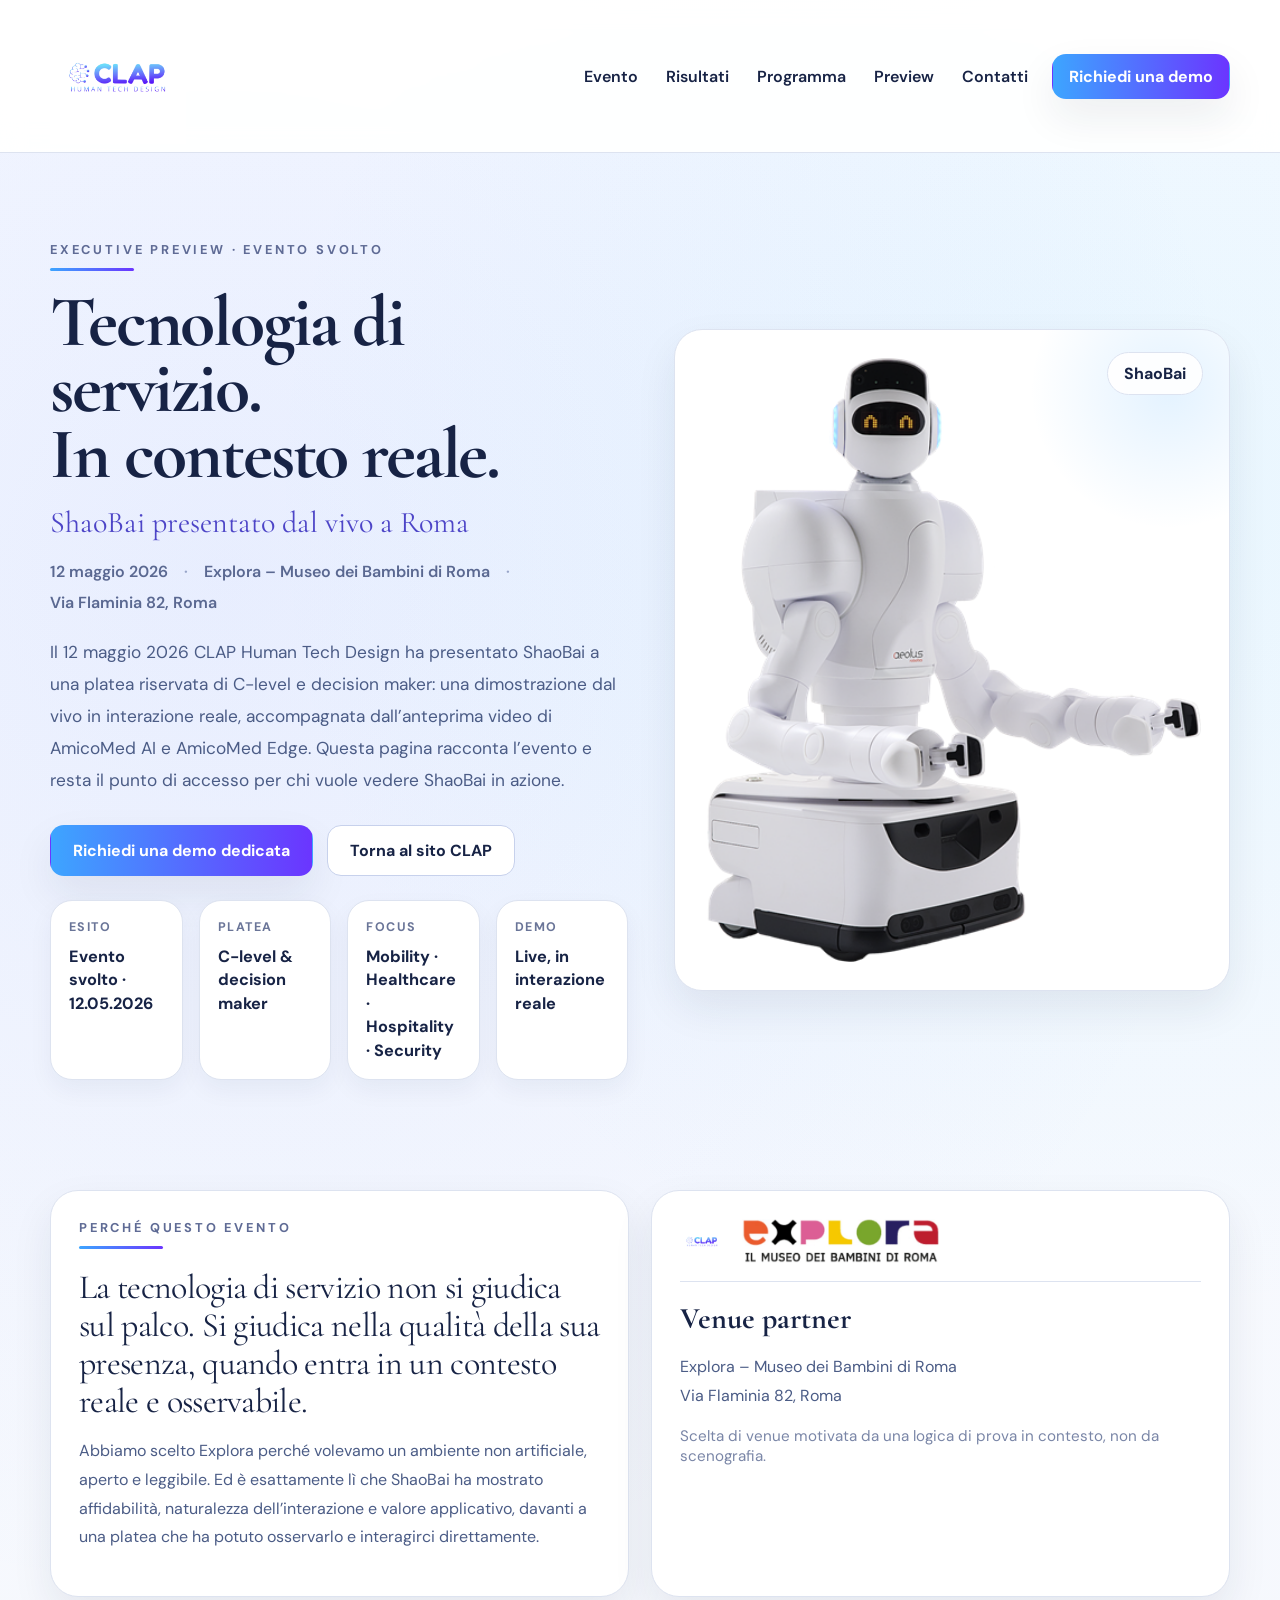
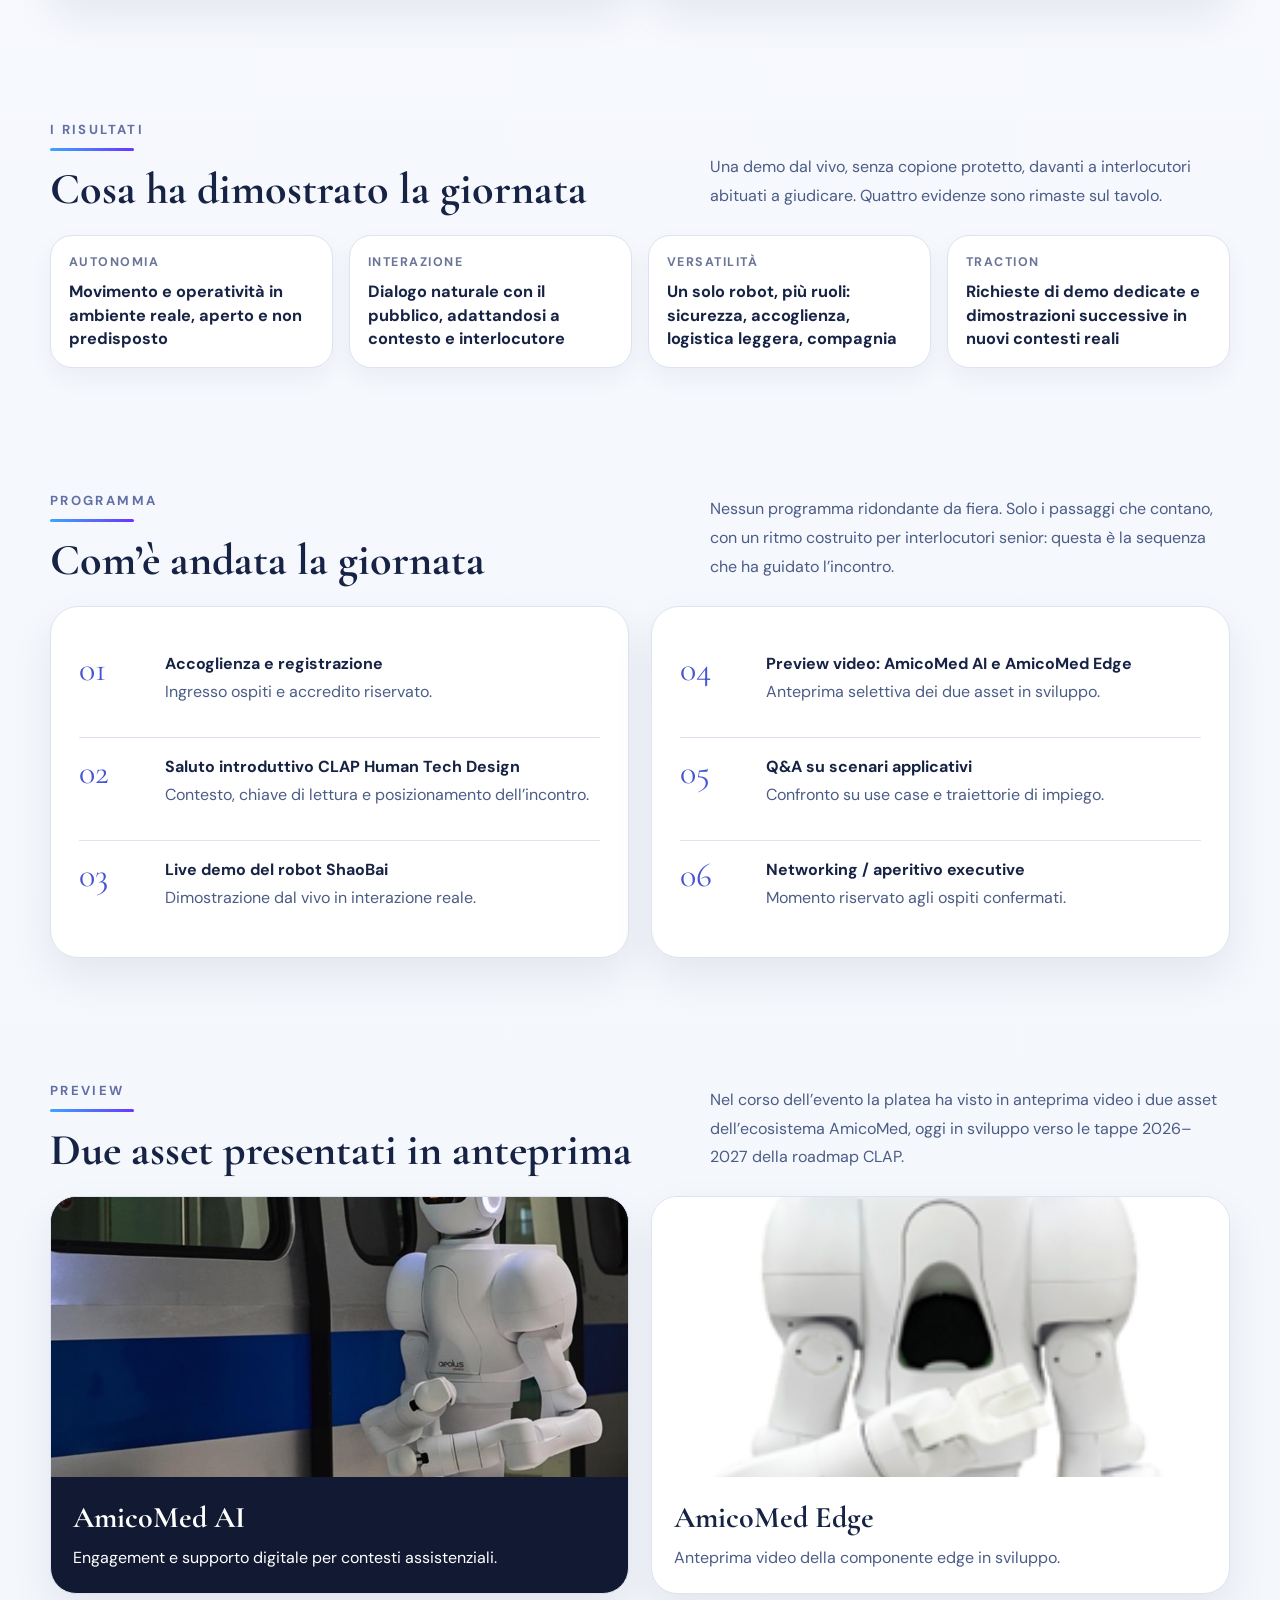
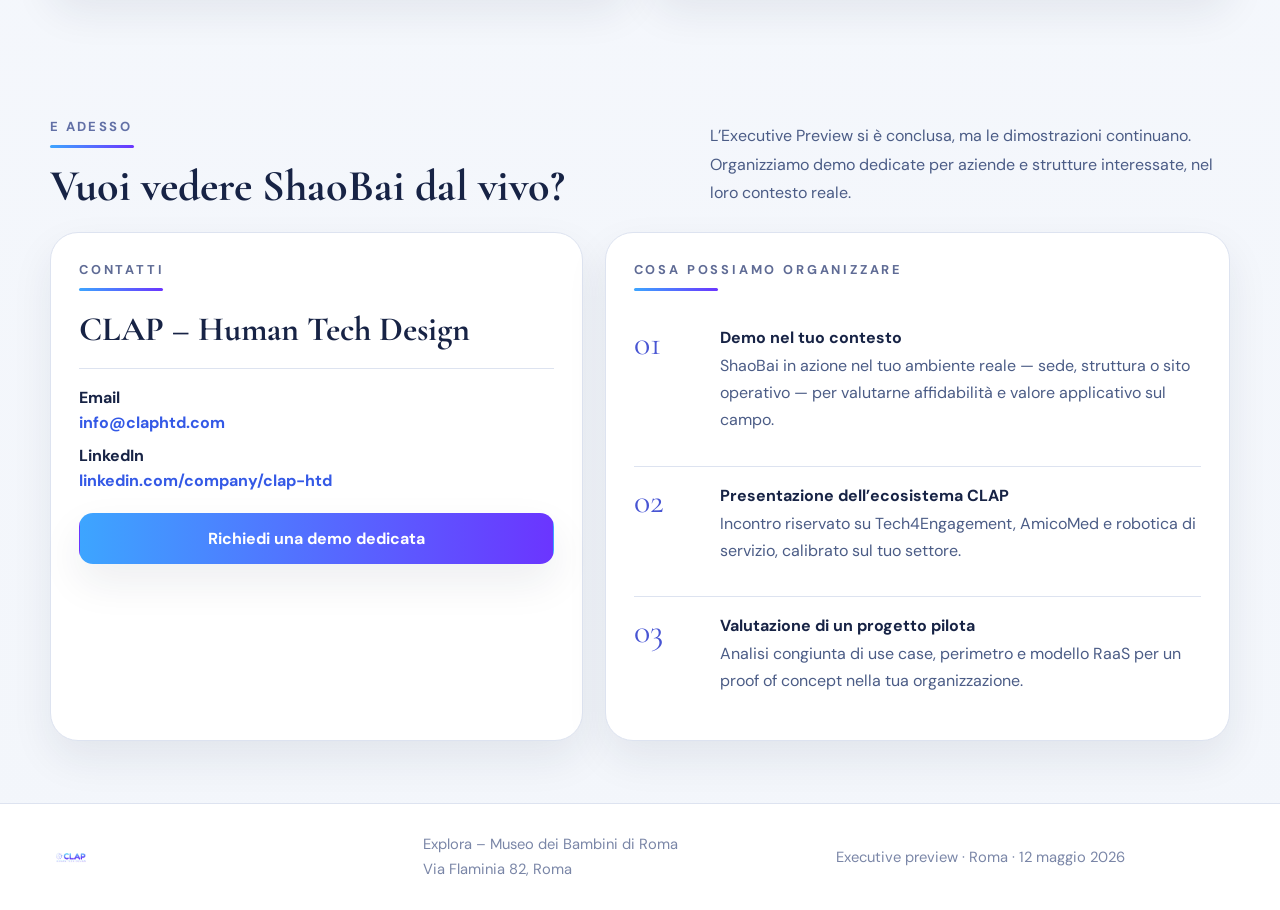
<file: shaobao-executive-preview.html>
<!DOCTYPE html>
<html lang="it">
<head>
  <meta charset="UTF-8" />
  <meta name="viewport" content="width=device-width, initial-scale=1.0" />
  <title>CLAP | Executive Preview ShaoBai · Roma, 12 maggio 2026</title>
  <meta name="description" content="Executive Preview CLAP Human Tech Design: il 12 maggio 2026, a Roma, la presentazione dal vivo del robot umanoide ShaoBai. Il racconto dell'evento." />
  <link rel="canonical" href="https://www.claphtd.com/shaobao-executive-preview.html" />
  <meta property="og:title" content="Executive Preview ShaoBai | CLAP Human Tech Design" />
  <meta property="og:description" content="12 maggio 2026 · Explora – Museo dei Bambini di Roma · il racconto dell'evento a numero chiuso." />
  <meta property="og:type" content="website" />
  <meta property="og:url" content="https://www.claphtd.com/shaobao-executive-preview.html" />
  <meta property="og:image" content="https://www.claphtd.com/assets/shaobao-hero.png" />
  <meta name="twitter:card" content="summary_large_image" />
  <link rel="preconnect" href="https://fonts.googleapis.com">
  <link rel="preconnect" href="https://fonts.gstatic.com" crossorigin>
  <link href="https://fonts.googleapis.com/css2?family=DM+Sans:wght@400;500;700&family=Cormorant+Garamond:wght@500;600;700&display=swap" rel="stylesheet">
  <style>
    :root{--ink:#172345;--ink-soft:#4b5c86;--ink-faint:#7a86a7;--line:#dde3f0;--grad:linear-gradient(90deg,#3da5ff 0%,#6b35ff 100%);--shadow:0 18px 42px rgba(24,35,69,.08);--shadow-soft:0 10px 24px rgba(24,35,69,.05)}
    *{box-sizing:border-box}html{scroll-behavior:smooth;scroll-padding-top:175px}[id]{scroll-margin-top:175px}body{margin:0;font-family:"DM Sans",Arial,sans-serif;background:radial-gradient(circle at 18% 14%, rgba(94,133,255,.10), transparent 28%),radial-gradient(circle at 86% 12%, rgba(89,212,255,.10), transparent 22%),linear-gradient(180deg,#f8faff 0%,#f3f6fb 100%);color:var(--ink)}
    img{max-width:100%;display:block}a{text-decoration:none;color:inherit}.container{width:min(1180px,calc(100% - 40px));margin:0 auto}
    .site-header{position:sticky;top:0;z-index:60;background:rgba(255,255,255,.94);backdrop-filter:blur(12px);border-bottom:1px solid var(--line)}
    .header-wrap{display:flex;align-items:center;gap:24px;min-height:152px}.brand img{height:136px;width:auto}.main-nav{display:flex;gap:28px;margin-left:auto}.main-nav a{font-weight:600;color:var(--ink)}.menu-toggle{display:none;background:none;border:none;font-size:28px;margin-left:auto;cursor:pointer}
    .btn{display:inline-flex;align-items:center;justify-content:center;padding:14px 22px;border-radius:14px;font-weight:700;border:1px solid transparent;cursor:pointer;transition:.18s ease}.btn:hover{transform:translateY(-1px)}.btn-primary{background:var(--grad);color:#fff;box-shadow:var(--shadow)}.btn-secondary{background:#fff;border-color:#c7d1ec;color:var(--ink)}.btn-small{padding:11px 16px}
    .premium-hero{padding:88px 0 48px}.premium-hero-grid{display:grid;grid-template-columns:1.02fr .98fr;gap:46px;align-items:center}
    .premium-overline{font-size:.8rem;font-weight:700;letter-spacing:.22em;text-transform:uppercase;color:#5f6b95;margin:0 0 18px}.premium-overline:after{content:'';display:block;width:84px;height:3px;background:var(--grad);border-radius:99px;margin-top:10px}
    .premium-title{font-family:"Cormorant Garamond",Georgia,serif;font-size:72px;line-height:.92;letter-spacing:-.03em;margin:0 0 18px}.premium-sub{font-family:"Cormorant Garamond",Georgia,serif;font-size:30px;line-height:1.1;color:#4d45c7;margin:0 0 22px}
    .premium-meta{display:flex;flex-wrap:wrap;gap:10px 16px;color:#5a6891;font-weight:600;margin-bottom:24px}.premium-meta span:not(:last-child):after{content:'·';margin-left:16px;color:#98a5c8}
    .premium-intro{font-size:1.08rem;line-height:1.85;color:var(--ink-soft);max-width:720px}.premium-cta-row{display:flex;gap:14px;flex-wrap:wrap;margin-top:28px}
    .premium-visual-card,.card,.quote-panel,.venue-panel,.rsvp-box{background:#fff;border:1px solid var(--line);border-radius:28px;box-shadow:var(--shadow)}.premium-visual-card{padding:28px;position:relative;overflow:hidden}.premium-visual-card:before{content:'';position:absolute;right:-80px;top:-80px;width:280px;height:280px;background:radial-gradient(circle,rgba(61,165,255,.14),transparent 70%)}
    .premium-robot-label{position:absolute;right:26px;top:22px;background:rgba(255,255,255,.92);border:1px solid var(--line);padding:10px 16px;border-radius:999px;font-weight:700}.premium-image{width:100%;max-height:720px;object-fit:contain}
    .premium-stats{display:grid;grid-template-columns:repeat(4,1fr);gap:16px;margin-top:24px}.stat-card{background:#fff;border:1px solid var(--line);border-radius:22px;box-shadow:var(--shadow-soft);padding:18px 18px 16px}.stat-label{font-size:.78rem;text-transform:uppercase;letter-spacing:.12em;color:#6a7598;font-weight:700;margin-bottom:10px}.stat-value{font-size:1.02rem;font-weight:700;color:var(--ink);line-height:1.45}
    .section{padding:62px 0}.cards-2{display:grid;grid-template-columns:repeat(2,1fr);gap:22px}.quote-panel,.venue-panel,.card,.rsvp-box{padding:28px}
    .quote-text{font-family:"Cormorant Garamond",Georgia,serif;font-size:34px;line-height:1.12;letter-spacing:-.02em;margin:0 0 14px}.section-head{display:grid;grid-template-columns:1fr .82fr;gap:26px;align-items:end;margin-bottom:24px}
    .section-kicker{text-transform:uppercase;letter-spacing:.18em;font-size:.82rem;font-weight:700;color:#6270a6;margin:0 0 18px}.section-kicker:after{content:'';display:block;width:84px;height:3px;background:var(--grad);border-radius:99px;margin-top:10px}.section-title{font-family:"Cormorant Garamond",Georgia,serif;font-size:44px;line-height:.95;margin:0;color:var(--ink)}.section-copy{color:var(--ink-soft);line-height:1.8}
    .program-list{display:grid;gap:14px}.program-row{display:grid;grid-template-columns:70px 1fr;gap:16px;align-items:start;padding:18px 0;border-top:1px solid var(--line)}.program-row:first-child{border-top:none}.program-no{font-family:"Cormorant Garamond",Georgia,serif;font-size:34px;color:#4855d3;line-height:1}.program-title{font-weight:700;color:var(--ink);margin-bottom:4px}.program-text{color:var(--ink-soft);line-height:1.7}
    .preview-card{background:#fff;border:1px solid var(--line);border-radius:26px;box-shadow:var(--shadow);overflow:hidden}.preview-media{height:280px;background:#eef2fb}.preview-media img{width:100%;height:100%;object-fit:cover}.preview-copy{padding:22px}.preview-copy h3{font-family:"Cormorant Garamond",Georgia,serif;font-size:30px;margin:0 0 8px}.preview-copy p{margin:0;color:var(--ink-soft);line-height:1.7}.preview-dark{background:#121a33}.preview-dark .preview-copy h3,.preview-dark .preview-copy p{color:#fff}
    .rsvp-premium{display:grid;grid-template-columns:.92fr 1.08fr;gap:22px}.contact-list{list-style:none;padding:0;margin:0;display:grid;gap:12px}.contact-list li{display:grid;gap:4px}.inline-link{color:#3459e6;font-weight:700}.minor{font-size:.95rem;color:var(--ink-faint)}.thin-divider{height:1px;background:var(--line);margin:18px 0}.direct-actions{display:grid;gap:14px;margin-top:22px}.qr-row{display:grid;grid-template-columns:200px 1fr;gap:22px;align-items:center}.qr-card{padding:14px;border:1px solid var(--line);border-radius:18px;background:#fff;box-shadow:var(--shadow-soft)}.logo-pair{display:flex;gap:18px;align-items:center;flex-wrap:wrap}.logo-pair img{height:44px;width:auto}
    .site-footer{padding:28px 0;border-top:1px solid var(--line);background:#fff}.footer-grid{display:grid;grid-template-columns:.9fr 1fr 1fr;gap:18px;align-items:center}.footer-logo{height:42px}.small{font-size:.92rem;color:var(--ink-faint);line-height:1.7}
    @media (max-width:1024px){.premium-hero-grid,.section-head,.rsvp-premium,.footer-grid{grid-template-columns:1fr}.cards-2,.premium-stats{grid-template-columns:repeat(2,1fr)}.main-nav{display:none}.menu-toggle{display:block}.btn-small{display:none}.premium-title{font-size:52px}.premium-sub{font-size:24px}}
    @media (max-width:680px){html{scroll-padding-top:135px}[id]{scroll-margin-top:135px}.container{width:min(100% - 28px,1180px)}.cards-2,.premium-stats{grid-template-columns:1fr}.premium-title{font-size:40px}.premium-sub{font-size:22px}.header-wrap{min-height:116px}.brand img{height:100px}.qr-row{grid-template-columns:1fr}}
  </style>
</head>
<body>
  <header class="site-header">
    <div class="container header-wrap">
      <a href="index.html" class="brand" aria-label="CLAP Human Tech Design">
        <img src="assets/clap-logo.png" alt="CLAP Human Tech Design" />
      </a>
      <nav class="main-nav">
        <a href="#evento">Evento</a>
        <a href="#risultati">Risultati</a>
        <a href="#programma">Programma</a>
        <a href="#preview">Preview</a>
        <a href="#rsvp">Contatti</a>
      </nav>
      <a href="#rsvp" class="btn btn-primary btn-small">Richiedi una demo</a>
      <button class="menu-toggle" aria-label="Apri menu">☰</button>
    </div>
  </header>
  <main>
    <section class="premium-hero" id="evento">
      <div class="container premium-hero-grid">
        <div>
          <p class="premium-overline">Executive preview · evento svolto</p>
          <h1 class="premium-title">Tecnologia di servizio.<br>In contesto reale.</h1>
          <p class="premium-sub">ShaoBai presentato dal vivo a Roma</p>
          <div class="premium-meta"><span>12 maggio 2026</span><span>Explora – Museo dei Bambini di Roma</span><span>Via Flaminia 82, Roma</span></div>
          <p class="premium-intro">Il 12 maggio 2026 CLAP Human Tech Design ha presentato ShaoBai a una platea riservata di C-level e decision maker: una dimostrazione dal vivo in interazione reale, accompagnata dall’anteprima video di AmicoMed AI e AmicoMed Edge. Questa pagina racconta l’evento e resta il punto di accesso per chi vuole vedere ShaoBai in azione.</p>
          <div class="premium-cta-row"><a class="btn btn-primary" href="#rsvp">Richiedi una demo dedicata</a><a class="btn btn-secondary" href="index.html">Torna al sito CLAP</a></div>
          <div class="premium-stats">
            <div class="stat-card"><div class="stat-label">Esito</div><div class="stat-value">Evento svolto · 12.05.2026</div></div>
            <div class="stat-card"><div class="stat-label">Platea</div><div class="stat-value">C-level & decision maker</div></div>
            <div class="stat-card"><div class="stat-label">Focus</div><div class="stat-value">Mobility · Healthcare · Hospitality · Security</div></div>
            <div class="stat-card"><div class="stat-label">Demo</div><div class="stat-value">Live, in interazione reale</div></div>
          </div>
        </div>
        <div>
          <div class="premium-visual-card">
            <img class="premium-image" src="assets/shaobao-hero.png" alt="ShaoBai" />
            <div class="premium-robot-label">ShaoBai</div>
          </div>
        </div>
      </div>
    </section>
    <section class="section">
      <div class="container cards-2">
        <div class="quote-panel">
          <p class="premium-overline" style="margin-bottom:20px">Perché questo evento</p>
          <p class="quote-text">La tecnologia di servizio non si giudica sul palco. Si giudica nella qualità della sua presenza, quando entra in un contesto reale e osservabile.</p>
          <p class="section-copy">Abbiamo scelto Explora perché volevamo un ambiente non artificiale, aperto e leggibile. Ed è esattamente lì che ShaoBai ha mostrato affidabilità, naturalezza dell’interazione e valore applicativo, davanti a una platea che ha potuto osservarlo e interagirci direttamente.</p>
        </div>
        <div class="venue-panel">
          <div class="logo-pair"><img src="assets/clap-logo.png" alt="CLAP" /><img src="assets/explora-logo.png" alt="Explora" /></div>
          <div class="thin-divider"></div>
          <h3 style="font-family:'Cormorant Garamond',Georgia,serif;font-size:30px;margin:0 0 10px">Venue partner</h3>
          <p class="section-copy">Explora – Museo dei Bambini di Roma<br>Via Flaminia 82, Roma</p>
          <p class="minor">Scelta di venue motivata da una logica di prova in contesto, non da scenografia.</p>
        </div>
      </div>
    </section>
    <section class="section" id="risultati">
      <div class="container">
        <div class="section-head">
          <div><p class="section-kicker">I risultati</p><h2 class="section-title">Cosa ha dimostrato la giornata</h2></div>
          <div class="section-copy">Una demo dal vivo, senza copione protetto, davanti a interlocutori abituati a giudicare. Quattro evidenze sono rimaste sul tavolo.</div>
        </div>
        <div class="premium-stats">
          <div class="stat-card"><div class="stat-label">Autonomia</div><div class="stat-value">Movimento e operatività in ambiente reale, aperto e non predisposto</div></div>
          <div class="stat-card"><div class="stat-label">Interazione</div><div class="stat-value">Dialogo naturale con il pubblico, adattandosi a contesto e interlocutore</div></div>
          <div class="stat-card"><div class="stat-label">Versatilità</div><div class="stat-value">Un solo robot, più ruoli: sicurezza, accoglienza, logistica leggera, compagnia</div></div>
          <div class="stat-card"><div class="stat-label">Traction</div><div class="stat-value">Richieste di demo dedicate e dimostrazioni successive in nuovi contesti reali</div></div>
        </div>
      </div>
    </section>
    <section class="section" id="programma">
      <div class="container">
        <div class="section-head">
          <div><p class="section-kicker">Programma</p><h2 class="section-title">Com’è andata la giornata</h2></div>
          <div class="section-copy">Nessun programma ridondante da fiera. Solo i passaggi che contano, con un ritmo costruito per interlocutori senior: questa è la sequenza che ha guidato l’incontro.</div>
        </div>
        <div class="cards-2">
          <div class="card"><div class="program-list">
            <div class="program-row"><div class="program-no">01</div><div><div class="program-title">Accoglienza e registrazione</div><div class="program-text">Ingresso ospiti e accredito riservato.</div></div></div>
            <div class="program-row"><div class="program-no">02</div><div><div class="program-title">Saluto introduttivo CLAP Human Tech Design</div><div class="program-text">Contesto, chiave di lettura e posizionamento dell’incontro.</div></div></div>
            <div class="program-row"><div class="program-no">03</div><div><div class="program-title">Live demo del robot ShaoBai</div><div class="program-text">Dimostrazione dal vivo in interazione reale.</div></div></div>
          </div></div>
          <div class="card"><div class="program-list">
            <div class="program-row"><div class="program-no">04</div><div><div class="program-title">Preview video: AmicoMed AI e AmicoMed Edge</div><div class="program-text">Anteprima selettiva dei due asset in sviluppo.</div></div></div>
            <div class="program-row"><div class="program-no">05</div><div><div class="program-title">Q&A su scenari applicativi</div><div class="program-text">Confronto su use case e traiettorie di impiego.</div></div></div>
            <div class="program-row"><div class="program-no">06</div><div><div class="program-title">Networking / aperitivo executive</div><div class="program-text">Momento riservato agli ospiti confermati.</div></div></div>
          </div></div>
        </div>
      </div>
    </section>
    <section class="section" id="preview">
      <div class="container">
        <div class="section-head">
          <div><p class="section-kicker">Preview</p><h2 class="section-title">Due asset presentati in anteprima</h2></div>
          <div class="section-copy">Nel corso dell’evento la platea ha visto in anteprima video i due asset dell’ecosistema AmicoMed, oggi in sviluppo verso le tappe 2026–2027 della roadmap CLAP.</div>
        </div>
        <div class="cards-2">
          <article class="preview-card preview-dark"><div class="preview-media"><img src="assets/shaobao-context.png" alt="AmicoMed AI" /></div><div class="preview-copy"><h3>AmicoMed AI</h3><p>Engagement e supporto digitale per contesti assistenziali.</p></div></article>
          <article class="preview-card"><div class="preview-media"><img src="assets/shaobao-front.png" alt="AmicoMed Edge" /></div><div class="preview-copy"><h3>AmicoMed Edge</h3><p>Anteprima video della componente edge in sviluppo.</p></div></article>
        </div>
      </div>
    </section>
    <section class="section" id="rsvp">
      <div class="container">
        <div class="section-head">
          <div><p class="section-kicker">E adesso</p><h2 class="section-title">Vuoi vedere ShaoBai dal vivo?</h2></div>
          <div class="section-copy">L’Executive Preview si è conclusa, ma le dimostrazioni continuano. Organizziamo demo dedicate per aziende e strutture interessate, nel loro contesto reale.</div>
        </div>
        <div class="rsvp-premium">
          <div class="rsvp-box">
            <p class="premium-overline" style="margin-bottom:18px">Contatti</p>
            <h3 style="font-family:'Cormorant Garamond',Georgia,serif;font-size:34px;margin:0">CLAP – Human Tech Design</h3>
            <div class="thin-divider"></div>
            <ul class="contact-list">
              <li><strong>Email</strong><a class="inline-link" href="mailto:info@claphtd.com">info@claphtd.com</a></li>
              <li><strong>LinkedIn</strong><a class="inline-link" href="https://www.linkedin.com/company/clap-htd" target="_blank" rel="noopener">linkedin.com/company/clap-htd</a></li>
            </ul>
            <div class="direct-actions">
              <a class="btn btn-primary" href="mailto:info@claphtd.com?subject=Richiesta%20demo%20dedicata%20ShaoBai">Richiedi una demo dedicata</a>
            </div>
          </div>
          <div class="rsvp-box">
            <p class="premium-overline" style="margin-bottom:18px">Cosa possiamo organizzare</p>
            <div class="program-list">
              <div class="program-row"><div class="program-no">01</div><div><div class="program-title">Demo nel tuo contesto</div><div class="program-text">ShaoBai in azione nel tuo ambiente reale — sede, struttura o sito operativo — per valutarne affidabilità e valore applicativo sul campo.</div></div></div>
              <div class="program-row"><div class="program-no">02</div><div><div class="program-title">Presentazione dell’ecosistema CLAP</div><div class="program-text">Incontro riservato su Tech4Engagement, AmicoMed e robotica di servizio, calibrato sul tuo settore.</div></div></div>
              <div class="program-row"><div class="program-no">03</div><div><div class="program-title">Valutazione di un progetto pilota</div><div class="program-text">Analisi congiunta di use case, perimetro e modello RaaS per un proof of concept nella tua organizzazione.</div></div></div>
            </div>
          </div>
        </div>
      </div>
    </section>
  </main>
  <footer class="site-footer">
    <div class="container footer-grid">
      <img src="assets/clap-logo.png" alt="CLAP Human Tech Design" class="footer-logo" />
      <div class="small">Explora – Museo dei Bambini di Roma<br>Via Flaminia 82, Roma</div>
      <div class="small">Executive preview · Roma · 12 maggio 2026</div>
    </div>
  </footer>
  <script>
    document.addEventListener('DOMContentLoaded',()=>{const b=document.querySelector('.menu-toggle');const n=document.querySelector('.main-nav');if(b&&n){b.addEventListener('click',()=>{n.style.display=n.style.display==='flex'?'none':'flex';if(window.innerWidth<1025){Object.assign(n.style,{position:'absolute',top:'82px',right:'20px',background:'#fff',padding:'16px',border:'1px solid #dbe1ef',borderRadius:'16px',boxShadow:'0 18px 42px rgba(24,35,69,.08)',flexDirection:'column'})}})}});
  </script>
</body>
</html>
</file>
<file: clap-site.css>
:root{
  --ink:#172345;
  --ink-soft:#4b5c86;
  --ink-faint:#7a86a7;
  --line:#dde3f0;
  --bg:#f5f7fb;
  --card:#ffffff;
  --grad:linear-gradient(90deg,#3da5ff 0%,#6b35ff 100%);
  --shadow:0 18px 42px rgba(24,35,69,.08);
  --shadow-soft:0 10px 24px rgba(24,35,69,.05);
}
*{box-sizing:border-box}
html{scroll-behavior:smooth;scroll-padding-top:175px}
[id]{scroll-margin-top:175px}
body{margin:0;font-family:Arial,sans-serif;background:var(--bg);color:var(--ink)}
img{max-width:100%;display:block}
a{text-decoration:none;color:inherit}
.container{width:min(1180px,calc(100% - 40px));margin:0 auto}
.site-header{position:sticky;top:0;z-index:60;background:rgba(255,255,255,.94);backdrop-filter:blur(12px);border-bottom:1px solid var(--line)}
.header-wrap{display:flex;align-items:center;gap:24px;min-height:152px}
.brand img{height:136px;width:auto}
.main-nav{display:flex;gap:28px;margin-left:auto}
.main-nav a{font-weight:600}
.lang-switch{display:flex;gap:8px;align-items:center}
.lang-btn{border:1px solid var(--line);background:#fff;padding:8px 10px;border-radius:10px;cursor:pointer;font-weight:700}
.lang-btn.active{background:#eef3ff;color:#2d46b9}
.menu-toggle{display:none;background:none;border:none;font-size:28px;margin-left:auto;cursor:pointer}
.btn{display:inline-flex;align-items:center;justify-content:center;padding:14px 22px;border-radius:14px;font-weight:700;border:1px solid transparent;cursor:pointer;transition:.18s ease}
.btn:hover{transform:translateY(-1px)}
.btn-primary{background:var(--grad);color:#fff;box-shadow:var(--shadow)}
.btn-secondary{background:#fff;border-color:#c7d1ec;color:var(--ink)}
.btn-small{padding:11px 16px}
.kicker{text-transform:uppercase;letter-spacing:.18em;font-size:.82rem;font-weight:700;color:#6270a6;margin:0 0 18px}
.kicker:after{content:'';display:block;width:84px;height:3px;background:var(--grad);border-radius:99px;margin-top:10px}
h1,h2,h3{font-family:Georgia,serif;color:var(--ink);margin:0}
h1{font-size:58px;line-height:.95;margin-bottom:16px}
h2{font-size:40px;line-height:1;margin-bottom:14px}
h3{font-size:26px}
.subhead{font-family:Georgia,serif;color:#4e45c9;font-size:30px;margin:0 0 18px}
.lead,.card p,.split p,.small,.timeline-card p{line-height:1.75;color:var(--ink-soft)}
.hero{padding:74px 0 52px;background:radial-gradient(circle at top right,rgba(61,165,255,.10),transparent 32%),#f7f9fd}
.hero-grid{display:grid;grid-template-columns:1.05fr .95fr;gap:42px;align-items:center}
.hero-card,.card,.venue-panel,.timeline-card,.preview-card,.team-card,.stat-card,.quote-panel,.rsvp-panel{background:#fff;border:1px solid var(--line);border-radius:26px;box-shadow:var(--shadow)}
.hero-card{padding:24px;position:relative}
.hero-badge{position:absolute;right:24px;top:18px;background:rgba(255,255,255,.88);border:1px solid var(--line);padding:10px 14px;border-radius:999px;font-weight:700}
.hero-image{width:100%;max-height:700px;object-fit:contain}
.section{padding:62px 0}
.grid-3{display:grid;grid-template-columns:repeat(3,1fr);gap:18px}
.grid-4{display:grid;grid-template-columns:repeat(4,1fr);gap:18px}
.cards-2{display:grid;grid-template-columns:repeat(2,1fr);gap:22px}
.card,.team-card,.stat-card,.rsvp-panel{padding:24px}
.split{display:grid;grid-template-columns:1fr .95fr;gap:28px;align-items:center}
.tag{display:inline-flex;padding:8px 12px;border-radius:999px;background:#eef3ff;color:#4656a1;font-size:.84rem;font-weight:700}
.list-clean{margin:18px 0 0;padding-left:18px;line-height:1.75;color:var(--ink-soft)}
.preview-card{overflow:hidden}
.preview-media{height:280px;background:#eef2fb}
.preview-media img{width:100%;height:100%;object-fit:cover}
.preview-copy{padding:22px}
.preview-dark{background:#121a33}
.preview-dark .preview-copy h3,.preview-dark .preview-copy p{color:#fff}
.timeline{display:grid;grid-template-columns:repeat(3,1fr);gap:18px}
.timeline-card{padding:24px;min-height:170px}
.timeline-number{display:inline-flex;width:48px;height:48px;border-radius:50%;align-items:center;justify-content:center;background:#eef4ff;border:1px solid #cfd8fb;color:#4d41d8;font-weight:800;margin-bottom:16px}
.footer{padding:28px 0;border-top:1px solid var(--line);background:#fff}
.footer-grid{display:grid;grid-template-columns:.9fr 1fr 1fr;gap:18px;align-items:center}
.footer-logo{height:42px}
.inline-link{color:#3459e6;font-weight:700}
.note{color:var(--ink-soft)}
.contact-list{list-style:none;padding:0;margin:16px 0;display:grid;gap:14px}
.contact-list li{display:grid;gap:4px}
.contact-list a{overflow-wrap:anywhere}
.rsvp-grid{display:grid;grid-template-columns:.82fr 1.18fr;gap:22px}
.direct-actions{display:grid;gap:14px;margin-top:22px}
[data-lang]{display:none}
[data-lang].active{display:block}

/* Premium landing */
.premium-shell{background:
 radial-gradient(circle at 18% 14%, rgba(94,133,255,.10), transparent 28%),
 radial-gradient(circle at 86% 12%, rgba(89,212,255,.10), transparent 22%),
 linear-gradient(180deg,#f8faff 0%,#f3f6fb 100%)}
.premium-hero{padding:88px 0 48px}
.premium-hero-grid{display:grid;grid-template-columns:1.02fr .98fr;gap:46px;align-items:center}
.premium-overline{font-size:.8rem;font-weight:700;letter-spacing:.22em;text-transform:uppercase;color:#5f6b95;margin:0 0 18px}
.premium-title{font-family:Georgia,serif;font-size:72px;line-height:.92;letter-spacing:-.03em;margin:0 0 18px}
.premium-sub{font-family:Georgia,serif;font-size:30px;line-height:1.1;color:#4d45c7;margin:0 0 22px}
.premium-meta{display:flex;flex-wrap:wrap;gap:10px 16px;color:#5a6891;font-weight:600;margin-bottom:24px}
.premium-meta span:not(:last-child):after{content:'·';margin-left:16px;color:#98a5c8}
.premium-intro{font-size:1.08rem;line-height:1.85;color:var(--ink-soft);max-width:720px}
.premium-cta-row{display:flex;gap:14px;flex-wrap:wrap;margin-top:28px}
.premium-visual{position:relative}
.premium-visual-card{background:linear-gradient(180deg,#fff,#fdfefe);border:1px solid var(--line);border-radius:30px;box-shadow:0 24px 56px rgba(24,35,69,.09);padding:28px;position:relative;overflow:hidden}
.premium-visual-card:before{content:'';position:absolute;right:-80px;top:-80px;width:280px;height:280px;background:radial-gradient(circle,rgba(61,165,255,.14),transparent 70%)}
.premium-robot-label{position:absolute;right:26px;top:22px;background:rgba(255,255,255,.92);border:1px solid var(--line);padding:10px 16px;border-radius:999px;font-weight:700}
.premium-image{width:100%;max-height:720px;object-fit:contain}
.premium-stats{display:grid;grid-template-columns:repeat(4,1fr);gap:16px;margin-top:24px}
.stat-card{padding:18px 18px 16px}
.stat-label{font-size:.78rem;text-transform:uppercase;letter-spacing:.12em;color:#6a7598;font-weight:700;margin-bottom:10px}
.stat-value{font-size:1.02rem;font-weight:700;color:var(--ink)}
.quote-panel{padding:34px}
.quote-text{font-family:Georgia,serif;font-size:34px;line-height:1.12;letter-spacing:-.02em;margin:0 0 14px}
.section-head{display:grid;grid-template-columns:1fr .82fr;gap:26px;align-items:end;margin-bottom:24px}
.section-copy{color:var(--ink-soft);line-height:1.8}
.program-list{display:grid;gap:14px}
.program-row{display:grid;grid-template-columns:70px 1fr;gap:16px;align-items:start;padding:18px 0;border-top:1px solid var(--line)}
.program-row:first-child{border-top:none}
.program-no{font-family:Georgia,serif;font-size:34px;color:#4855d3;line-height:1}
.program-title{font-weight:700;color:var(--ink);margin-bottom:4px}
.program-text{color:var(--ink-soft);line-height:1.7}
.logo-pair{display:flex;gap:18px;align-items:center;flex-wrap:wrap}
.logo-pair img{height:44px;width:auto}
.rsvp-premium{display:grid;grid-template-columns:.92fr 1.08fr;gap:22px}
.rsvp-box{background:#fff;border:1px solid var(--line);border-radius:28px;box-shadow:var(--shadow);padding:28px}
.qr-row{display:grid;grid-template-columns:200px 1fr;gap:22px;align-items:center}
.qr-card{padding:14px;border:1px solid var(--line);border-radius:18px;background:#fff;box-shadow:var(--shadow-soft)}
.minor{font-size:.95rem;color:var(--ink-faint)}
.thin-divider{height:1px;background:var(--line);margin:18px 0}
@media (max-width:1024px){
  .hero-grid,.split,.rsvp-grid,.footer-grid,.premium-hero-grid,.section-head,.rsvp-premium{grid-template-columns:1fr}
  .grid-3,.grid-4,.timeline,.cards-2,.premium-stats{grid-template-columns:repeat(2,1fr)}
  .main-nav{display:none}
  .menu-toggle{display:block}
  .btn-small{display:none}
  .premium-title{font-size:52px}
  .premium-sub{font-size:24px}
}
@media (max-width:680px){
  html{scroll-padding-top:135px}
  [id]{scroll-margin-top:135px}
  .container{width:min(100% - 28px,1180px)}
  .grid-3,.grid-4,.timeline,.cards-2,.premium-stats{grid-template-columns:1fr}
  h1{font-size:42px}
  .subhead{font-size:24px}
  .header-wrap{min-height:116px}
  .brand img{height:100px}
  .lang-switch{display:none}
  .premium-title{font-size:40px}
  .qr-row{grid-template-columns:1fr}
}

/* ===== Aggiunte 2026 · Environment, Beyond healthcare, pagine legali ===== */
.card-featured{border:1px solid #c9d6ff;background:linear-gradient(160deg,#f3f7ff 0%,#ffffff 55%)}
.env-grid{display:grid;grid-template-columns:repeat(4,1fr);gap:16px;margin-top:28px}
.env-card{background:#fff;border:1px solid var(--line);border-radius:22px;box-shadow:var(--shadow-soft);padding:20px}
.env-card h3{font-size:20px;margin:8px 0 8px}
.env-card p{color:var(--ink-soft);line-height:1.7;margin:0;font-size:.95rem}
.legal-main{padding:56px 0 80px}
.legal-card{background:#fff;border:1px solid var(--line);border-radius:26px;box-shadow:var(--shadow);padding:40px;max-width:900px;margin:0 auto}
.legal-card h1{font-size:40px;margin-bottom:8px}
.legal-card h2{font-size:24px;margin:30px 0 10px}
.legal-card p,.legal-card li{color:var(--ink-soft);line-height:1.75}
.legal-card ul,.legal-card ol{padding-left:20px;margin:10px 0}
.legal-card table{width:100%;border-collapse:collapse;margin:14px 0;font-size:.93rem}
.legal-card th,.legal-card td{border:1px solid var(--line);padding:10px 12px;text-align:left;color:var(--ink-soft);vertical-align:top}
.legal-card th{color:var(--ink);background:#f3f6fc}
.updated{color:var(--ink-faint);font-size:.92rem;margin:0 0 26px}
.placeholder{color:#c2630a;font-weight:700}
@media (max-width:1024px){.env-grid{grid-template-columns:repeat(2,1fr)}}
@media (max-width:680px){.env-grid{grid-template-columns:1fr}.legal-card{padding:24px}}
</file>
